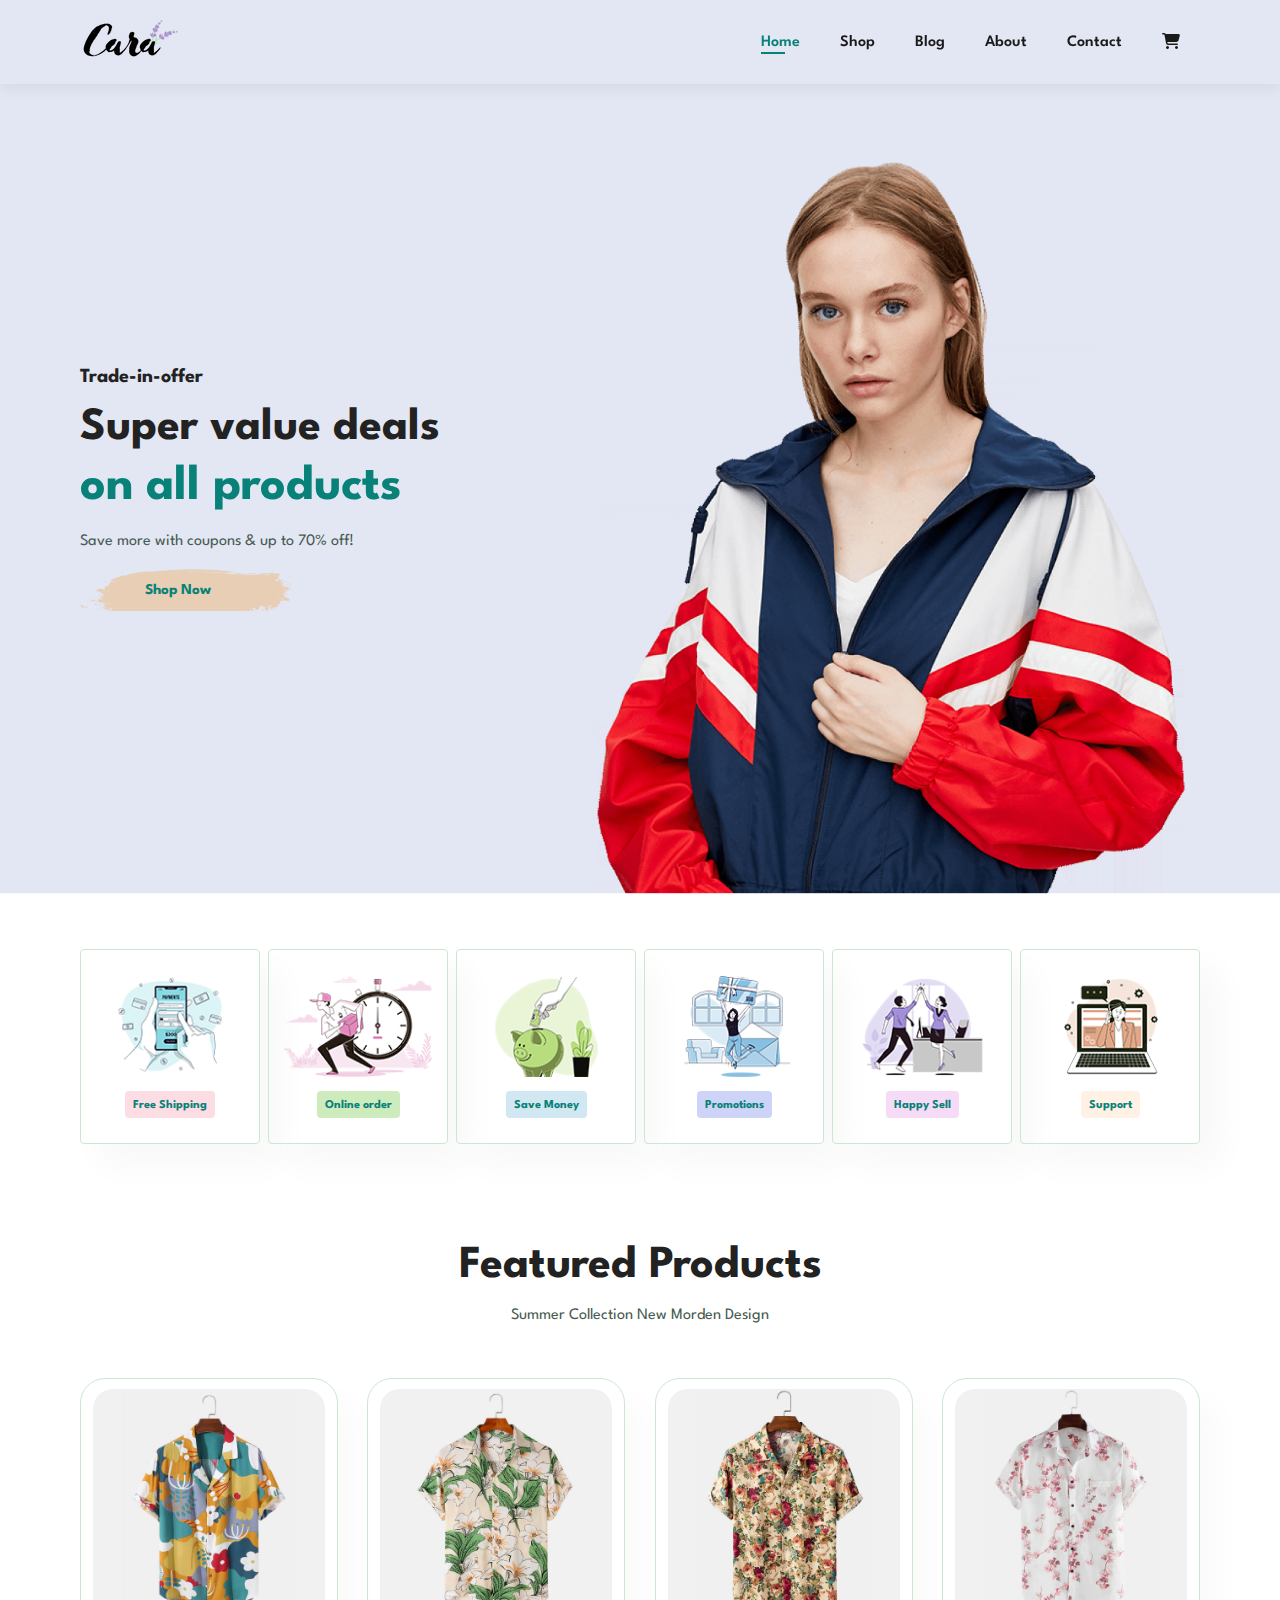
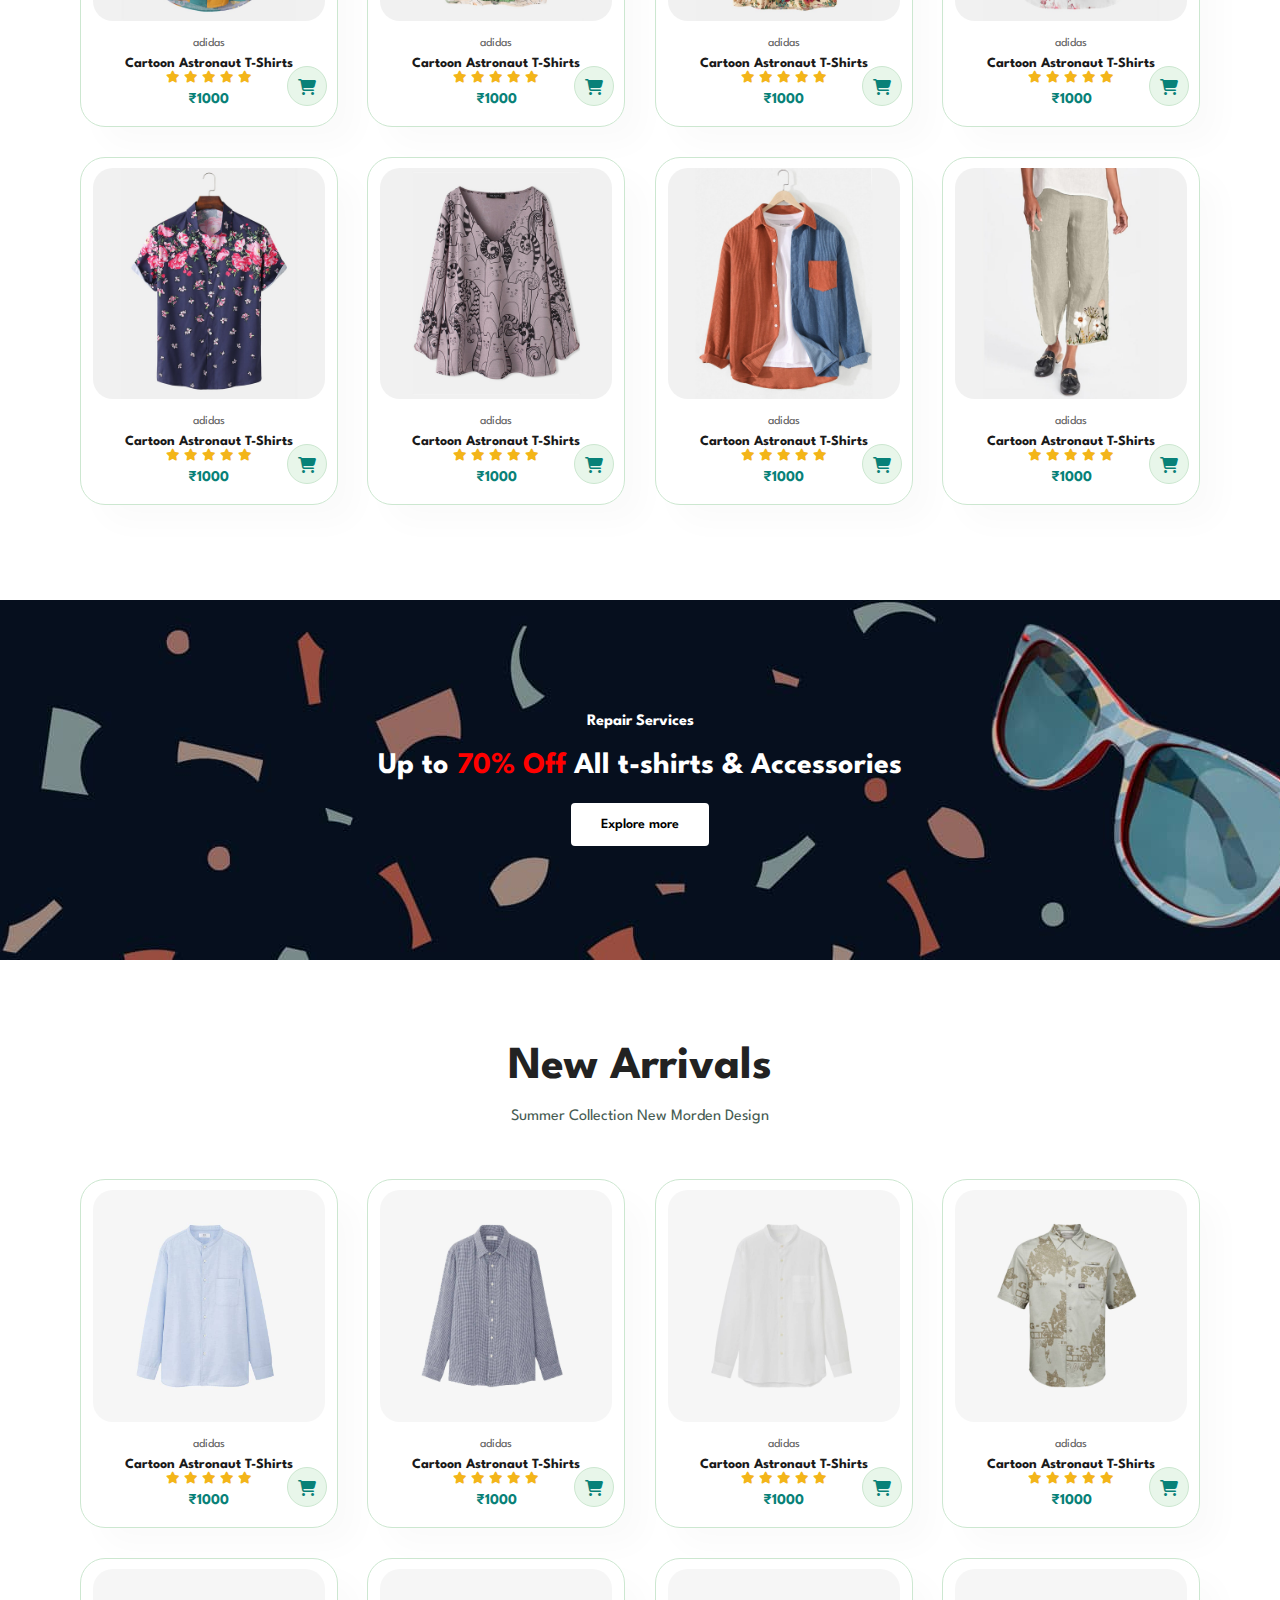
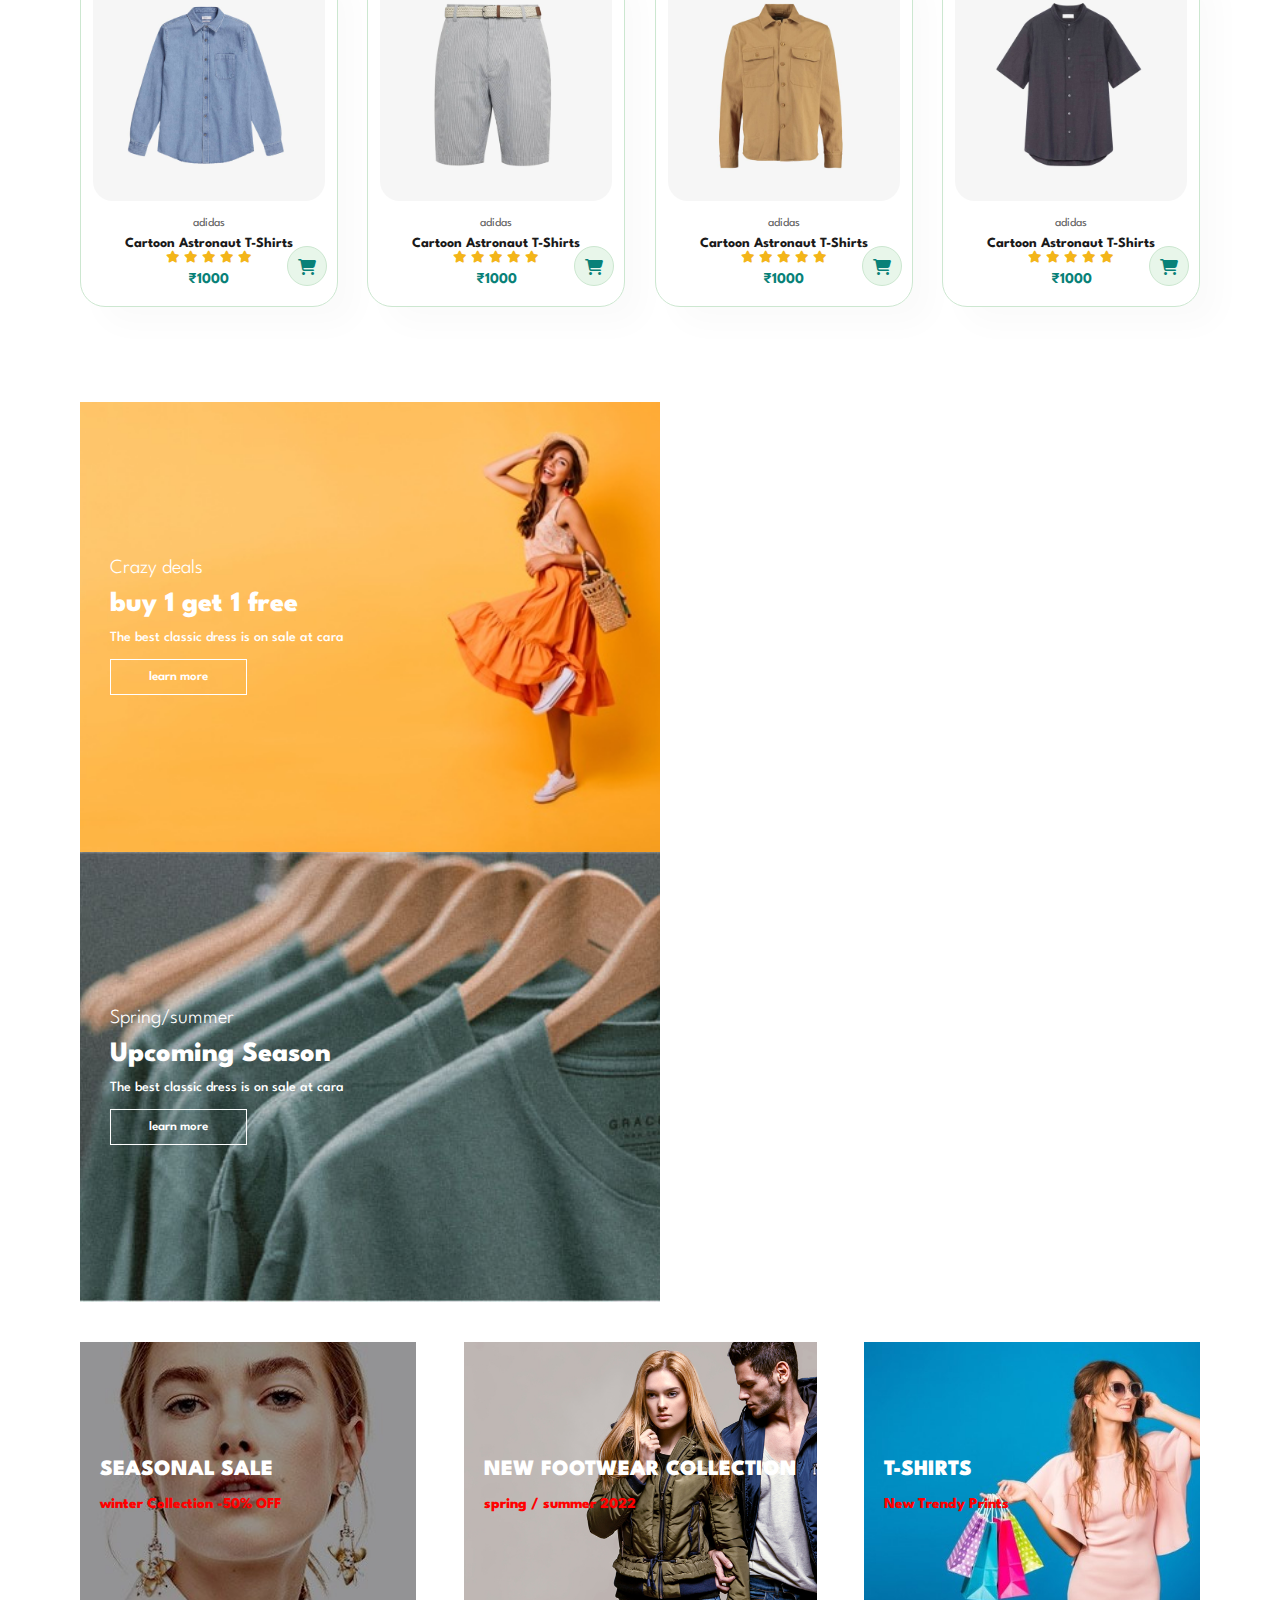
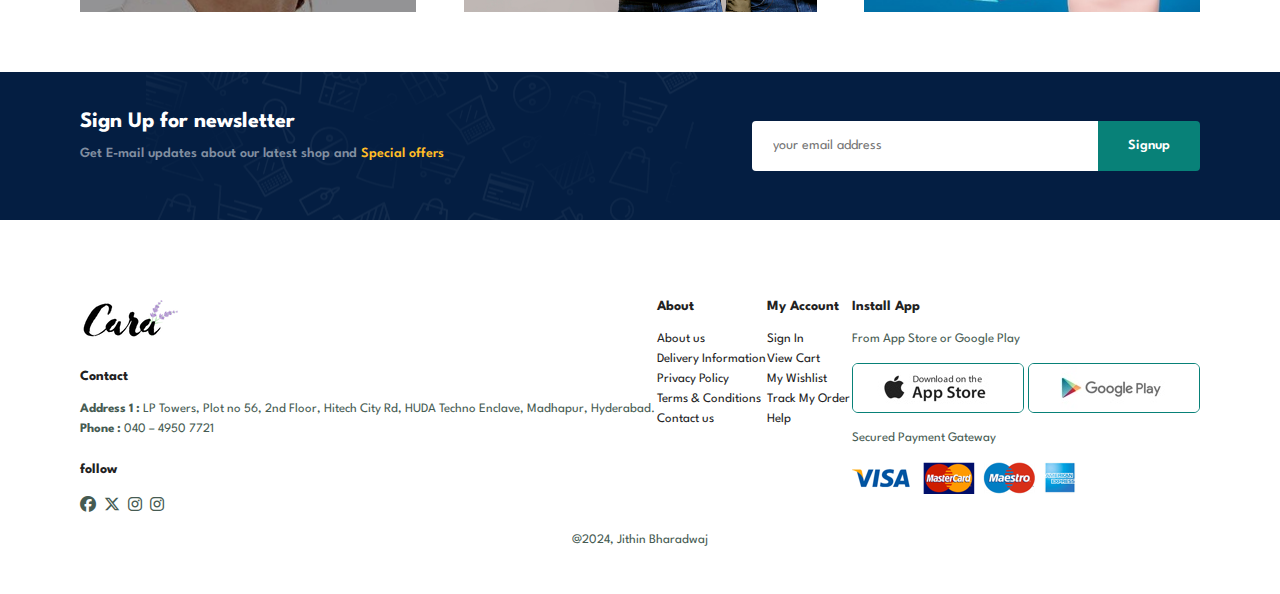
<file: index.html>
<!DOCTYPE html>
<html lang="en">
<head>
    <meta charset="UTF-8">
    <meta name="viewport" content="width=device-width, initial-scale=1.0">
    <title>Bharadwaj Store</title>
    <link rel="stylesheet" href="CSS/style.css">
    <link rel="stylesheet" href="https://cdnjs.cloudflare.com/ajax/libs/font-awesome/6.5.1/css/all.min.css" />
    
</head>
<body>
    <section id="header">
        <a href="#"><img src="images/logo.png" alt=""></a>


        <div>
            <ul id="navbar">
                <li><a class="active" href="index.html">Home</a></li>
                <li><a href="shop.html">Shop</a></li>
                <li><a href="blog.html">Blog</a></li>
                <li><a href="about.html">About</a></li>
                <li><a href="contact.html">Contact</a></li>
                <li><a id="lg-bag" href="cart.html"><i class="fa-solid fa-cart-shopping"></i></a></li> 
                <a href="" id="close"><i class="fa-solid fa-xmark"></i></a>
            </ul>
        </div>
        <div id="mobile">
            <a href="HTML/cart.html"><i class="fa-solid fa-cart-shopping"></i></a>
            <i id="bar" class="fa-solid fa-bars"></i>
        </div>
    </section>

    <section id="hero">
        <h4>Trade-in-offer</h4>
        <h2>Super value deals</h2>
        <h1>on all products</h1>
        <p>Save more with coupons & up to 70% off!</p>
        <button>Shop Now</button>
    </section>

    <section id="feature" class="section-p1">
        <div class="fe-box">
            <img src="images/features/f1.png" alt="">
            <h6>Free Shipping</h6>
        </div>

        <div class="fe-box">
            <img src="images/features/f2.png" alt="">
            <h6>Online order</h6>
        </div>
        <div class="fe-box">
            <img src="images/features/f3.png" alt="">
            <h6>Save Money</h6>
        </div>
        <div class="fe-box">
            <img src="images/features/f4.png" alt="">
            <h6>Promotions</h6>
        </div>
        <div class="fe-box">
            <img src="images/features/f5.png" alt="">
            <h6>Happy Sell</h6>
        </div>
        <div class="fe-box">
            <img src="images/features/f6.png" alt="">
            <h6>Support</h6>
        </div>
        

    </section>


    <section id="product1" class="section-p1">
        <h2>Featured Products</h2>
        <p>Summer Collection New Morden Design</p>
        <div class="pro-container">
            <div class="pro" onclick="window.location.href='sproduct.html';">
                <img src="images/products/f1.jpg" alt="">
                <div class="des">
                    <span>adidas</span>
                    <h5>Cartoon Astronaut T-Shirts</h5>
                    <div class="star">
                        <i class="fa-solid fa-star"></i>
                        <i class="fa-solid fa-star"></i>
                        <i class="fa-solid fa-star"></i>
                        <i class="fa-solid fa-star"></i>
                        <i class="fa-solid fa-star"></i>
                    </div>
                    <h4>₹1000</h4>
                </div>
                <a href="#"><i class="fa-solid fa-cart-shopping remo"></i></a>
            </div>

            <div class="pro">
                <img src="images/products/f2.jpg" alt="">
                <div class="des">
                    <span>adidas</span>
                    <h5>Cartoon Astronaut T-Shirts</h5>
                    <div class="star">
                        <i class="fa-solid fa-star"></i>
                        <i class="fa-solid fa-star"></i>
                        <i class="fa-solid fa-star"></i>
                        <i class="fa-solid fa-star"></i>
                        <i class="fa-solid fa-star"></i>
                    </div>
                    <h4>₹1000</h4>
                </div>
                <a href="#"><i class="fa-solid fa-cart-shopping remo"></i></a>
            </div>

            <div class="pro">
                <img src="images/products/f3.jpg" alt="">
                <div class="des">
                    <span>adidas</span>
                    <h5>Cartoon Astronaut T-Shirts</h5>
                    <div class="star">
                        <i class="fa-solid fa-star"></i>
                        <i class="fa-solid fa-star"></i>
                        <i class="fa-solid fa-star"></i>
                        <i class="fa-solid fa-star"></i>
                        <i class="fa-solid fa-star"></i>
                    </div>
                    <h4>₹1000</h4>
                </div>
                <a href="#"><i class="fa-solid fa-cart-shopping remo"></i></a>
            </div>

            <div class="pro">
                <img src="images/products/f4.jpg" alt="">
                <div class="des">
                    <span>adidas</span>
                    <h5>Cartoon Astronaut T-Shirts</h5>
                    <div class="star">
                        <i class="fa-solid fa-star"></i>
                        <i class="fa-solid fa-star"></i>
                        <i class="fa-solid fa-star"></i>
                        <i class="fa-solid fa-star"></i>
                        <i class="fa-solid fa-star"></i>
                    </div>
                    <h4>₹1000</h4>
                </div>
                <a href="#"><i class="fa-solid fa-cart-shopping remo"></i></a>
            </div>

            <div class="pro">
                <img src="images/products/f5.jpg" alt="">
                <div class="des">
                    <span>adidas</span>
                    <h5>Cartoon Astronaut T-Shirts</h5>
                    <div class="star">
                        <i class="fa-solid fa-star"></i>
                        <i class="fa-solid fa-star"></i>
                        <i class="fa-solid fa-star"></i>
                        <i class="fa-solid fa-star"></i>
                        <i class="fa-solid fa-star"></i>
                    </div>
                    <h4>₹1000</h4>
                </div>
                <a href="#"><i class="fa-solid fa-cart-shopping remo"></i></a>
            </div>

            <div class="pro">
                <img src="images/products/f8.jpg" alt="">
                <div class="des">
                    <span>adidas</span>
                    <h5>Cartoon Astronaut T-Shirts</h5>
                    <div class="star">
                        <i class="fa-solid fa-star"></i>
                        <i class="fa-solid fa-star"></i>
                        <i class="fa-solid fa-star"></i>
                        <i class="fa-solid fa-star"></i>
                        <i class="fa-solid fa-star"></i>
                    </div>
                    <h4>₹1000</h4>
                </div>
                <a href="#"><i class="fa-solid fa-cart-shopping remo"></i></a>
            </div>

            <div class="pro">
                <img src="images/products/f6.jpg" alt="">
                <div class="des">
                    <span>adidas</span>
                    <h5>Cartoon Astronaut T-Shirts</h5>
                    <div class="star">
                        <i class="fa-solid fa-star"></i>
                        <i class="fa-solid fa-star"></i>
                        <i class="fa-solid fa-star"></i>
                        <i class="fa-solid fa-star"></i>
                        <i class="fa-solid fa-star"></i>
                    </div>
                    <h4>₹1000</h4>
                </div>
                <a href="#"><i class="fa-solid fa-cart-shopping remo"></i></a>
            </div>

            <div class="pro">
                <img src="images/products/f7.jpg" alt="">
                <div class="des">
                    <span>adidas</span>
                    <h5>Cartoon Astronaut T-Shirts</h5>
                    <div class="star">
                        <i class="fa-solid fa-star"></i>
                        <i class="fa-solid fa-star"></i>
                        <i class="fa-solid fa-star"></i>
                        <i class="fa-solid fa-star"></i>
                        <i class="fa-solid fa-star"></i>
                    </div>
                    <h4>₹1000</h4>
                </div>
                <a href="#"><i class="fa-solid fa-cart-shopping remo"></i></a>
            </div>
        </div>
        
    </section>

    <section id="banner" class="section-m1">
        <h4>Repair Services</h4>
        <h2>Up to <span>70% Off</span> All t-shirts & Accessories</h2>
        <button class="normal">Explore more</button>
    </section>


    <section id="product1" class="section-p1">
        <h2>New Arrivals</h2>
        <p>Summer Collection New Morden Design</p>
        <div class="pro-container">
            <div class="pro">
                <img src="images/products/n1.jpg" alt="">
                <div class="des">
                    <span>adidas</span>
                    <h5>Cartoon Astronaut T-Shirts</h5>
                    <div class="star">
                        <i class="fa-solid fa-star"></i>
                        <i class="fa-solid fa-star"></i>
                        <i class="fa-solid fa-star"></i>
                        <i class="fa-solid fa-star"></i>
                        <i class="fa-solid fa-star"></i>
                    </div>
                    <h4>₹1000</h4>
                </div>
                <a href="#"><i class="fa-solid fa-cart-shopping remo"></i></a>
            </div>

            <div class="pro">
                <img src="images/products/n2.jpg" alt="">
                <div class="des">
                    <span>adidas</span>
                    <h5>Cartoon Astronaut T-Shirts</h5>
                    <div class="star">
                        <i class="fa-solid fa-star"></i>
                        <i class="fa-solid fa-star"></i>
                        <i class="fa-solid fa-star"></i>
                        <i class="fa-solid fa-star"></i>
                        <i class="fa-solid fa-star"></i>
                    </div>
                    <h4>₹1000</h4>
                </div>
                <a href="#"><i class="fa-solid fa-cart-shopping remo"></i></a>
            </div>

            <div class="pro">
                <img src="images/products/n3.jpg" alt="">
                <div class="des">
                    <span>adidas</span>
                    <h5>Cartoon Astronaut T-Shirts</h5>
                    <div class="star">
                        <i class="fa-solid fa-star"></i>
                        <i class="fa-solid fa-star"></i>
                        <i class="fa-solid fa-star"></i>
                        <i class="fa-solid fa-star"></i>
                        <i class="fa-solid fa-star"></i>
                    </div>
                    <h4>₹1000</h4>
                </div>
                <a href="#"><i class="fa-solid fa-cart-shopping remo"></i></a>
            </div>

            <div class="pro">
                <img src="images/products/n4.jpg" alt="">
                <div class="des">
                    <span>adidas</span>
                    <h5>Cartoon Astronaut T-Shirts</h5>
                    <div class="star">
                        <i class="fa-solid fa-star"></i>
                        <i class="fa-solid fa-star"></i>
                        <i class="fa-solid fa-star"></i>
                        <i class="fa-solid fa-star"></i>
                        <i class="fa-solid fa-star"></i>
                    </div>
                    <h4>₹1000</h4>
                </div>
                <a href="#"><i class="fa-solid fa-cart-shopping remo"></i></a>
            </div>

            <div class="pro">
                <img src="images/products/n5.jpg" alt="">
                <div class="des">
                    <span>adidas</span>
                    <h5>Cartoon Astronaut T-Shirts</h5>
                    <div class="star">
                        <i class="fa-solid fa-star"></i>
                        <i class="fa-solid fa-star"></i>
                        <i class="fa-solid fa-star"></i>
                        <i class="fa-solid fa-star"></i>
                        <i class="fa-solid fa-star"></i>
                    </div>
                    <h4>₹1000</h4>
                </div>
                <a href="#"><i class="fa-solid fa-cart-shopping remo"></i></a>
            </div>

            <div class="pro">
                <img src="images/products/n6.jpg" alt="">
                <div class="des">
                    <span>adidas</span>
                    <h5>Cartoon Astronaut T-Shirts</h5>
                    <div class="star">
                        <i class="fa-solid fa-star"></i>
                        <i class="fa-solid fa-star"></i>
                        <i class="fa-solid fa-star"></i>
                        <i class="fa-solid fa-star"></i>
                        <i class="fa-solid fa-star"></i>
                    </div>
                    <h4>₹1000</h4>
                </div>
                <a href="#"><i class="fa-solid fa-cart-shopping remo"></i></a>
            </div>

            <div class="pro">
                <img src="images/products/n7.jpg" alt="">
                <div class="des">
                    <span>adidas</span>
                    <h5>Cartoon Astronaut T-Shirts</h5>
                    <div class="star">
                        <i class="fa-solid fa-star"></i>
                        <i class="fa-solid fa-star"></i>
                        <i class="fa-solid fa-star"></i>
                        <i class="fa-solid fa-star"></i>
                        <i class="fa-solid fa-star"></i>
                    </div>
                    <h4>₹1000</h4>
                </div>
                <a href="#"><i class="fa-solid fa-cart-shopping remo"></i></a>
            </div>

            <div class="pro">
                <img src="images/products/n8.jpg" alt="">
                <div class="des">
                    <span>adidas</span>
                    <h5>Cartoon Astronaut T-Shirts</h5>
                    <div class="star">
                        <i class="fa-solid fa-star"></i>
                        <i class="fa-solid fa-star"></i>
                        <i class="fa-solid fa-star"></i>
                        <i class="fa-solid fa-star"></i>
                        <i class="fa-solid fa-star"></i>
                    </div>
                    <h4>₹1000</h4>
                </div>
                <a href="#"><i class="fa-solid fa-cart-shopping remo"></i></a>
            </div>
        </div>
        
    </section>

    <section id="sm-banner" class="section-p1">
        <div class="banner-box">
            <h4>Crazy deals</h4>
            <h2>buy 1 get 1 free</h2>
            <span>The best classic dress is on sale at cara</span>
            <button class="white">learn more</button>
        </div>
        <div class="banner-box banner-box2">
            <h4>Spring/summer</h4>
            <h2>Upcoming Season</h2>
            <span>The best classic dress is on sale at cara</span>
            <button class="white">learn more</button>
        </div>
    </section>

    <section id="banner3">
        <div class="banner-box">
            <h2>SEASONAL SALE</h2>
            <h3>winter Collection -50% OFF</h3>
        </div>
        <div class="banner-box banner-box2">
            <h2>NEW FOOTWEAR COLLECTION</h2>
            <h3>spring / summer 2022</h3>
        </div>
        <div class="banner-box banner-box3">
            <h2>T-SHIRTS</h2>
            <h3>New Trendy Prints</h3>
        </div>
    </section>

    <section id="newsletter" class="section-p1 section-m1 ">
        <div class="newstext">
            <h4>Sign Up for newsletter</h4>
            <p>Get E-mail updates about our latest shop and <span>Special offers</span></p>
        </div>
        <div class="form">
            <input type="text" placeholder="your email address">
            <button class="normal">Signup</button>
        </div>
    </section>


    <footer class="section-p1">
        <div class="col">
            <img class="logo" src="images/logo.png" alt="">
            <h4>Contact</h4>
            <p><strong>Address 1 :</strong> LP Towers, Plot no 56, 2nd Floor, Hitech City Rd, HUDA Techno Enclave, Madhapur, Hyderabad.</p>
            <p><strong>Phone : </strong>040 – 4950 7721</p>
            <div class="follow">
                <h4>follow</h4>
                <div class="icon">
                 <i class="fa-brands fa-facebook"></i>
                 <i class="fa-brands fa-x-twitter"></i>
                 <i class="fa-brands fa-instagram"></i>
                 <i class="fa-brands fa-instagram"></i>
                </div>
            </div>
        </div>
        <div class="col">
            <h4>About</h4>
            <a href="#">About us</a>
            <a href="#">Delivery Information</a>
            <a href="#">Privacy Policy</a>
            <a href="#">Terms & Conditions</a>
            <a href="#">Contact us</a>

        </div>

        <div class="col">
            <h4>My Account</h4>
            <a href="#">Sign In</a>
            <a href="#">View Cart</a>
            <a href="#">My Wishlist</a>
            <a href="#">Track My Order</a>
            <a href="#">Help</a>
        </div>

        <div class="col install">
            <h4>Install App</h4>
            <p>From App Store or Google Play</p>
            <div class="row">
                <img src="images/pay/app.jpg" alt="">
                <img src="images/pay/play.jpg" alt="">
            </div>
            <p>Secured Payment Gateway</p>
            <img src="images/pay/pay.png" alt="">
        </div>

        <div class="copyright">
            <p>@2024, Jithin Bharadwaj</p>
        </div>
    </footer>











    <script src="Javascript/index.js"></script>
</body>
</html>
</file>
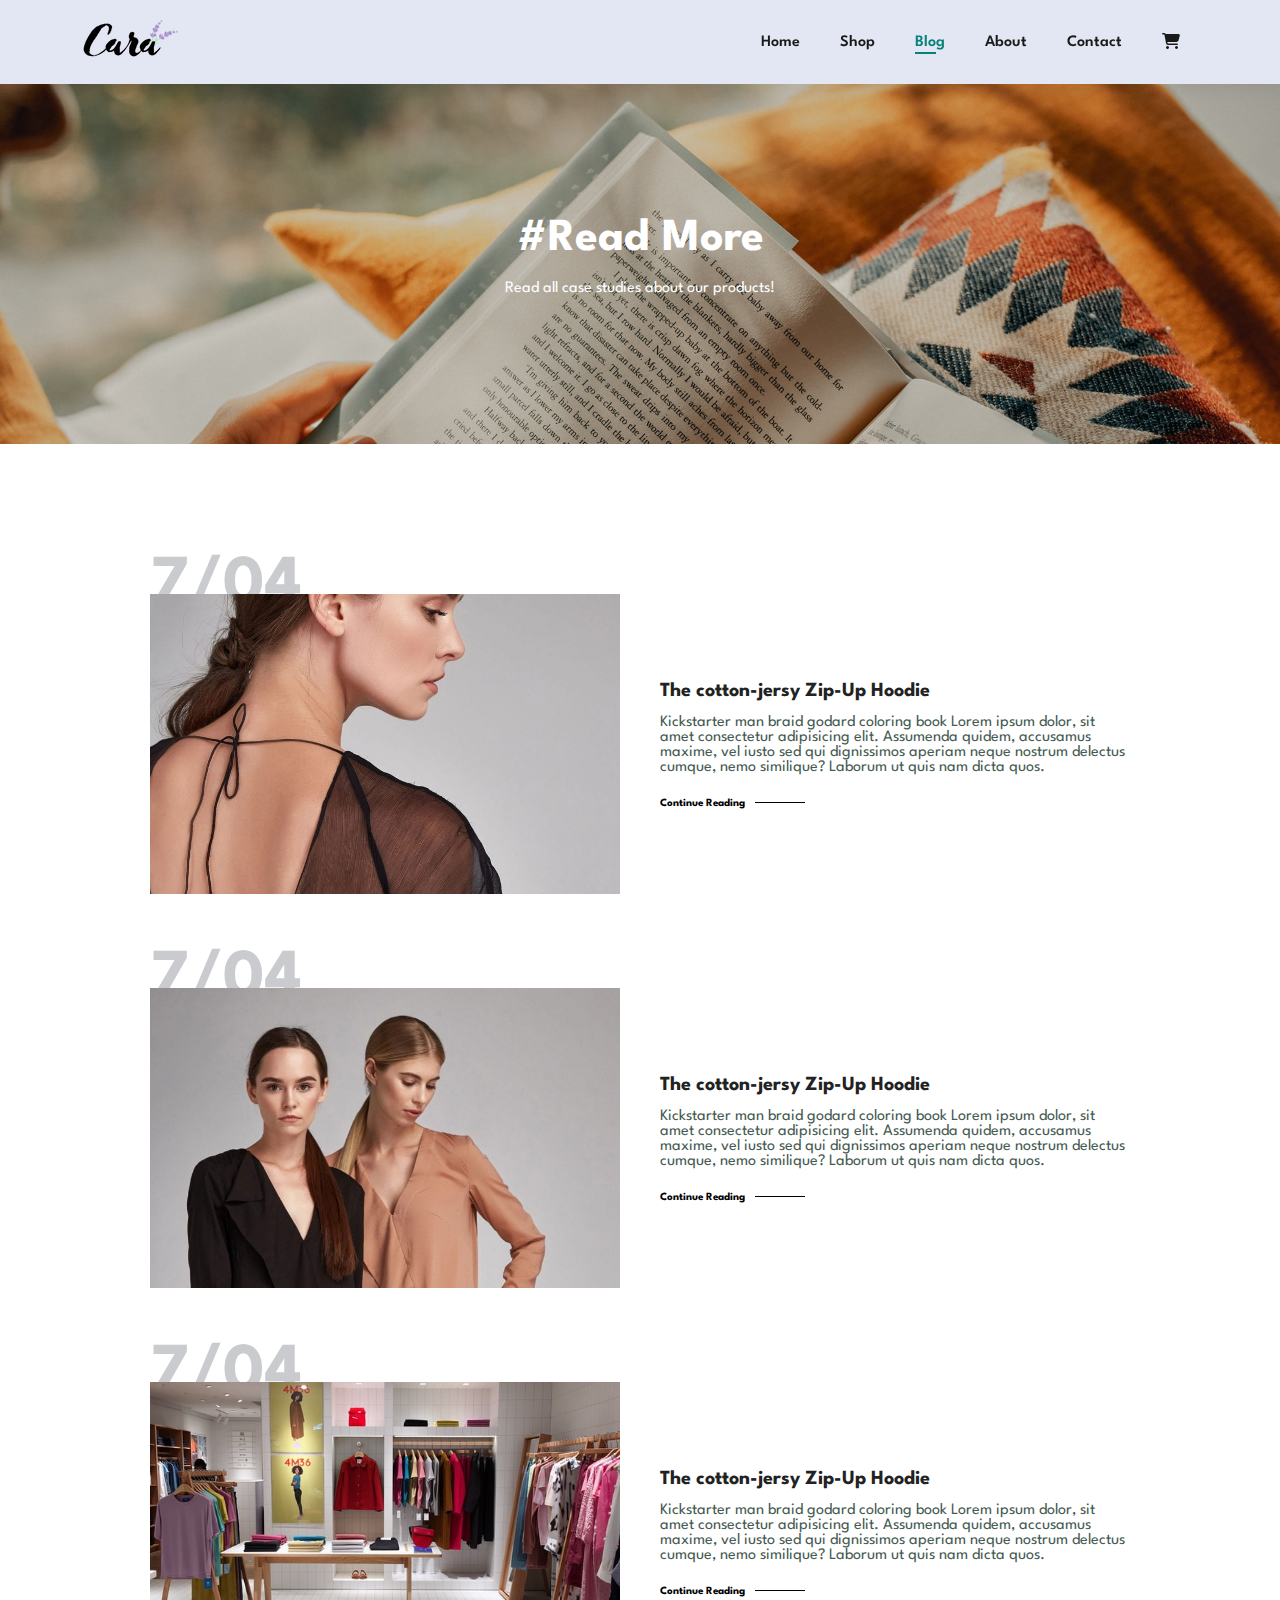
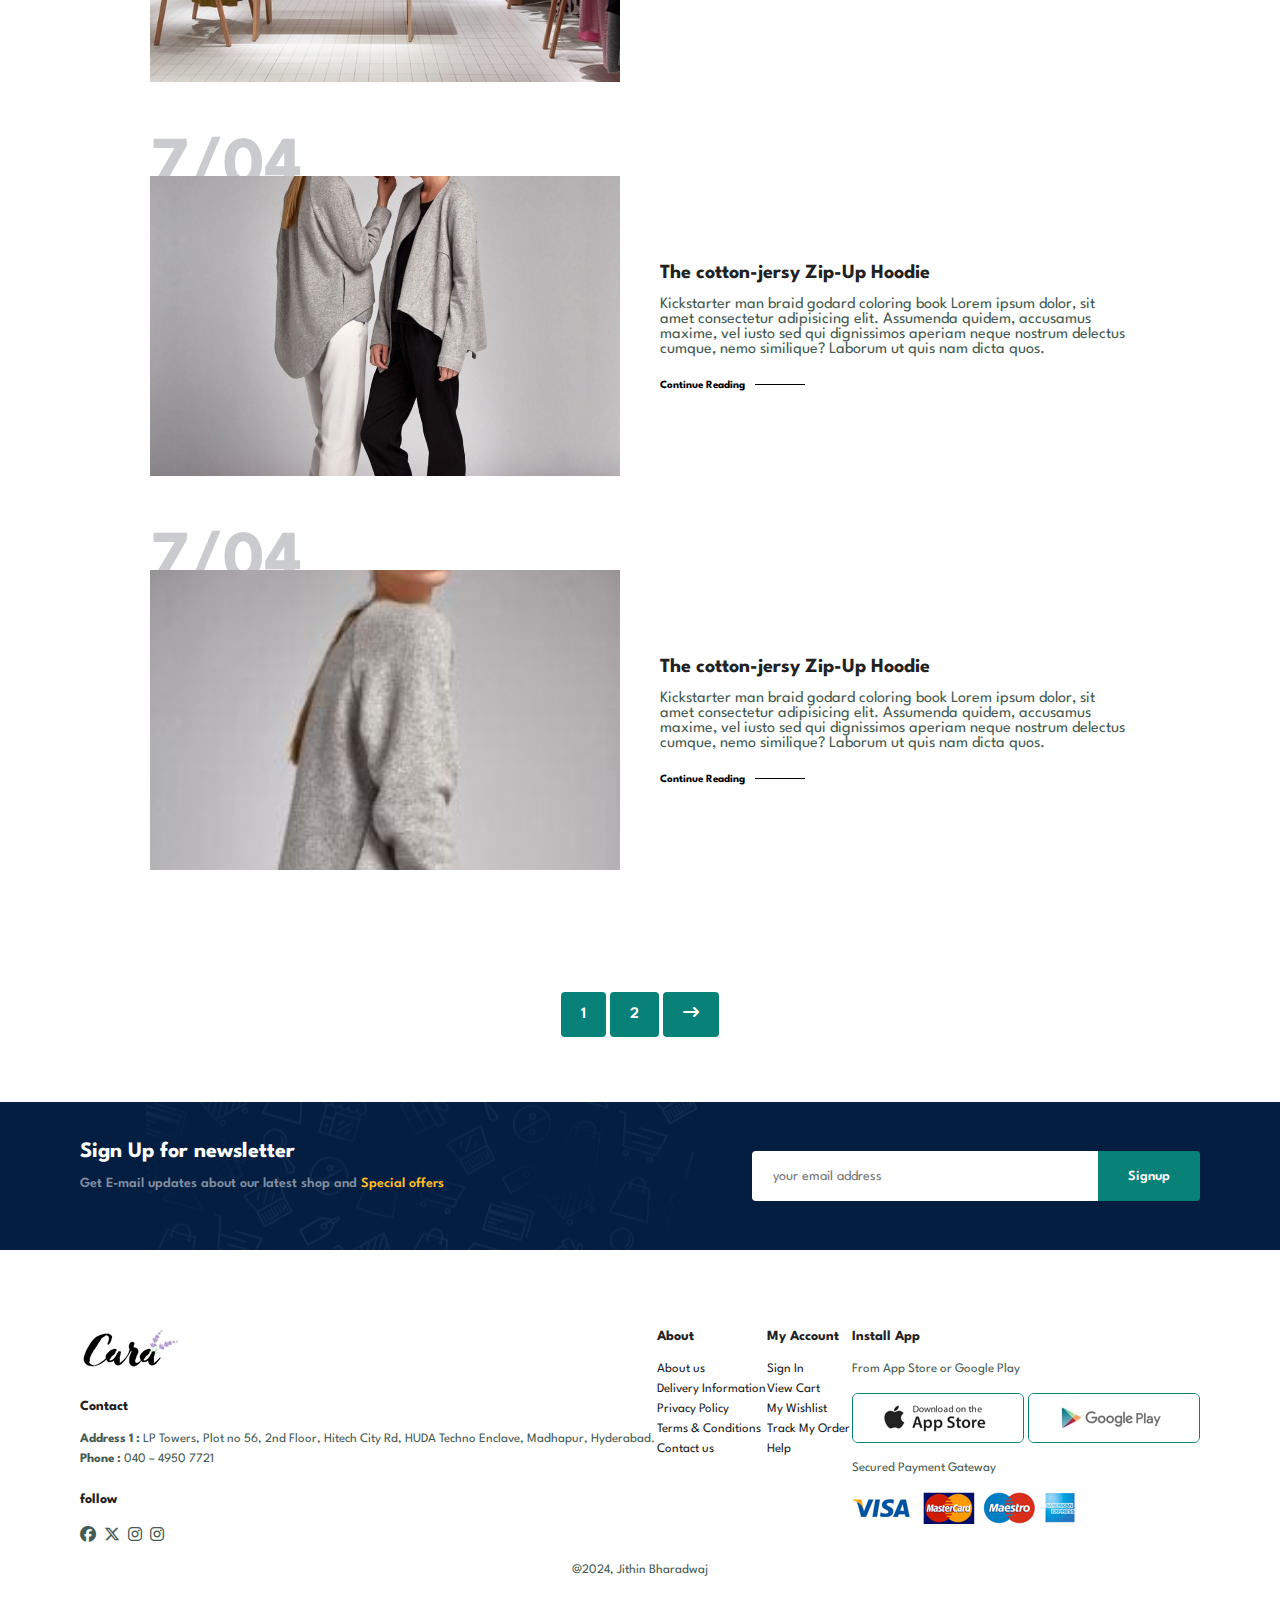
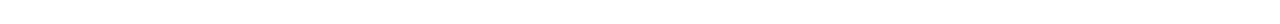
<file: blog.html>
<!DOCTYPE html>
<html lang="en">
<head>
    <meta charset="UTF-8">
    <meta name="viewport" content="width=device-width, initial-scale=1.0">
    <title>Bharadwaj Store</title>
    <link rel="stylesheet" href="CSS/style.css">
    <link rel="stylesheet" href="https://cdnjs.cloudflare.com/ajax/libs/font-awesome/6.5.1/css/all.min.css" />
</head>
<body>
    <section id="header">
        <a href="#"><img src="images/logo.png" alt=""></a>


        <div>
            <ul id="navbar">
                <li><a  href="index.html">Home</a></li>
                <li><a  href="shop.html">Shop</a></li>
                <li><a class="active" href="blog.html">Blog</a></li>
                <li><a href="about.html">About</a></li>
                <li><a href="contact.html">Contact</a></li>
                <li><a id="lg-bag" href="cart.html"><i class="fa-solid fa-cart-shopping"></i></a></li> 
                <a href="#" id="close"><i class="fa-solid fa-xmark"></i></a>
            </ul>
        </div>
        <div id="mobile">
            <a href="HTML/cart.html"><i class="fa-solid fa-cart-shopping"></i></a>
            <i id="bar" class="fa-solid fa-bars"></i>
        </div>
    </section>

    <section id="page-header" class="blog-header">
        
        <h2>#Read More</h2>
       
        <p>Read all case studies about our products!</p>
        
    </section>

    <section id="blog">
        <div class="blog-box">
            <div class="blog-img">
                <img src="images/blog/b1.jpg" alt="">
            </div>
            <div class="blog-details">
                <h4>The cotton-jersy Zip-Up Hoodie</h4>
                <p>Kickstarter man braid godard coloring book Lorem ipsum dolor, sit amet consectetur adipisicing elit. Assumenda quidem, accusamus maxime, vel iusto sed qui dignissimos aperiam neque nostrum delectus cumque, nemo similique? Laborum ut quis nam dicta quos.</p>
                <a href="">Continue Reading</a>
            </div>
            <h1>7/04</h1>
        </div>
        <div class="blog-box">
            <div class="blog-img">
                <img src="images/blog/b2.jpg" alt="">
            </div>
            <div class="blog-details">
                <h4>The cotton-jersy Zip-Up Hoodie</h4>
                <p>Kickstarter man braid godard coloring book Lorem ipsum dolor, sit amet consectetur adipisicing elit. Assumenda quidem, accusamus maxime, vel iusto sed qui dignissimos aperiam neque nostrum delectus cumque, nemo similique? Laborum ut quis nam dicta quos.</p>
                <a href="">Continue Reading</a>
            </div>
            <h1>7/04</h1>
        </div>
        <div class="blog-box">
            <div class="blog-img">
                <img src="images/blog/b3.jpg" alt="">
            </div>
            <div class="blog-details">
                <h4>The cotton-jersy Zip-Up Hoodie</h4>
                <p>Kickstarter man braid godard coloring book Lorem ipsum dolor, sit amet consectetur adipisicing elit. Assumenda quidem, accusamus maxime, vel iusto sed qui dignissimos aperiam neque nostrum delectus cumque, nemo similique? Laborum ut quis nam dicta quos.</p>
                <a href="">Continue Reading</a>
            </div>
            <h1>7/04</h1>
        </div>
        <div class="blog-box">
            <div class="blog-img">
                <img src="images/blog/b4.jpg" alt="">
            </div>
            <div class="blog-details">
                <h4>The cotton-jersy Zip-Up Hoodie</h4>
                <p>Kickstarter man braid godard coloring book Lorem ipsum dolor, sit amet consectetur adipisicing elit. Assumenda quidem, accusamus maxime, vel iusto sed qui dignissimos aperiam neque nostrum delectus cumque, nemo similique? Laborum ut quis nam dicta quos.</p>
                <a href="">Continue Reading</a>
            </div>
            <h1>7/04</h1>
        </div>
        <div class="blog-box">
            <div class="blog-img">
                <img src="images/blog/b5.jpg" alt="">
            </div>
            <div class="blog-details">
                <h4>The cotton-jersy Zip-Up Hoodie</h4>
                <p>Kickstarter man braid godard coloring book Lorem ipsum dolor, sit amet consectetur adipisicing elit. Assumenda quidem, accusamus maxime, vel iusto sed qui dignissimos aperiam neque nostrum delectus cumque, nemo similique? Laborum ut quis nam dicta quos.</p>
                <a href="">Continue Reading</a>
            </div>
            <h1>7/04</h1>
        </div>

    </section>
    

    

    <section id="pagination" class="section-p1">
        <a href="#">1</a>
        <a href="#">2</a>
        <a href="#"><i class="fa-solid fa-arrow-right-long"></i></a>

    </section>



    <section id="newsletter" class="section-p1 section-m1 ">
        <div class="newstext">
            <h4>Sign Up for newsletter</h4>
            <p>Get E-mail updates about our latest shop and <span>Special offers</span></p>
        </div>
        <div class="form">
            <input type="text" placeholder="your email address">
            <button class="normal">Signup</button>
        </div>
    </section>


    <footer class="section-p1">
        <div class="col">
            <img class="logo" src="images/logo.png" alt="">
            <h4>Contact</h4>
            <p><strong>Address 1 :</strong> LP Towers, Plot no 56, 2nd Floor, Hitech City Rd, HUDA Techno Enclave, Madhapur, Hyderabad.</p>
            <p><strong>Phone : </strong>040 – 4950 7721</p>
            <div class="follow">
                <h4>follow</h4>
                <div class="icon">
                 <i class="fa-brands fa-facebook"></i>
                 <i class="fa-brands fa-x-twitter"></i>
                 <i class="fa-brands fa-instagram"></i>
                 <i class="fa-brands fa-instagram"></i>
                </div>
            </div>
        </div>
        <div class="col">
            <h4>About</h4>
            <a href="#">About us</a>
            <a href="#">Delivery Information</a>
            <a href="#">Privacy Policy</a>
            <a href="#">Terms & Conditions</a>
            <a href="#">Contact us</a>

        </div>

        <div class="col">
            <h4>My Account</h4>
            <a href="#">Sign In</a>
            <a href="#">View Cart</a>
            <a href="#">My Wishlist</a>
            <a href="#">Track My Order</a>
            <a href="#">Help</a>
        </div>

        <div class="col install">
            <h4>Install App</h4>
            <p>From App Store or Google Play</p>
            <div class="row">
                <img src="images/pay/app.jpg" alt="">
                <img src="images/pay/play.jpg" alt="">
            </div>
            <p>Secured Payment Gateway</p>
            <img src="images/pay/pay.png" alt="">
        </div>

        <div class="copyright">
            <p>@2024, Jithin Bharadwaj</p>
        </div>
    </footer>











    <script src="Javascript/index.js"></script>
</body>
</html>
</file>
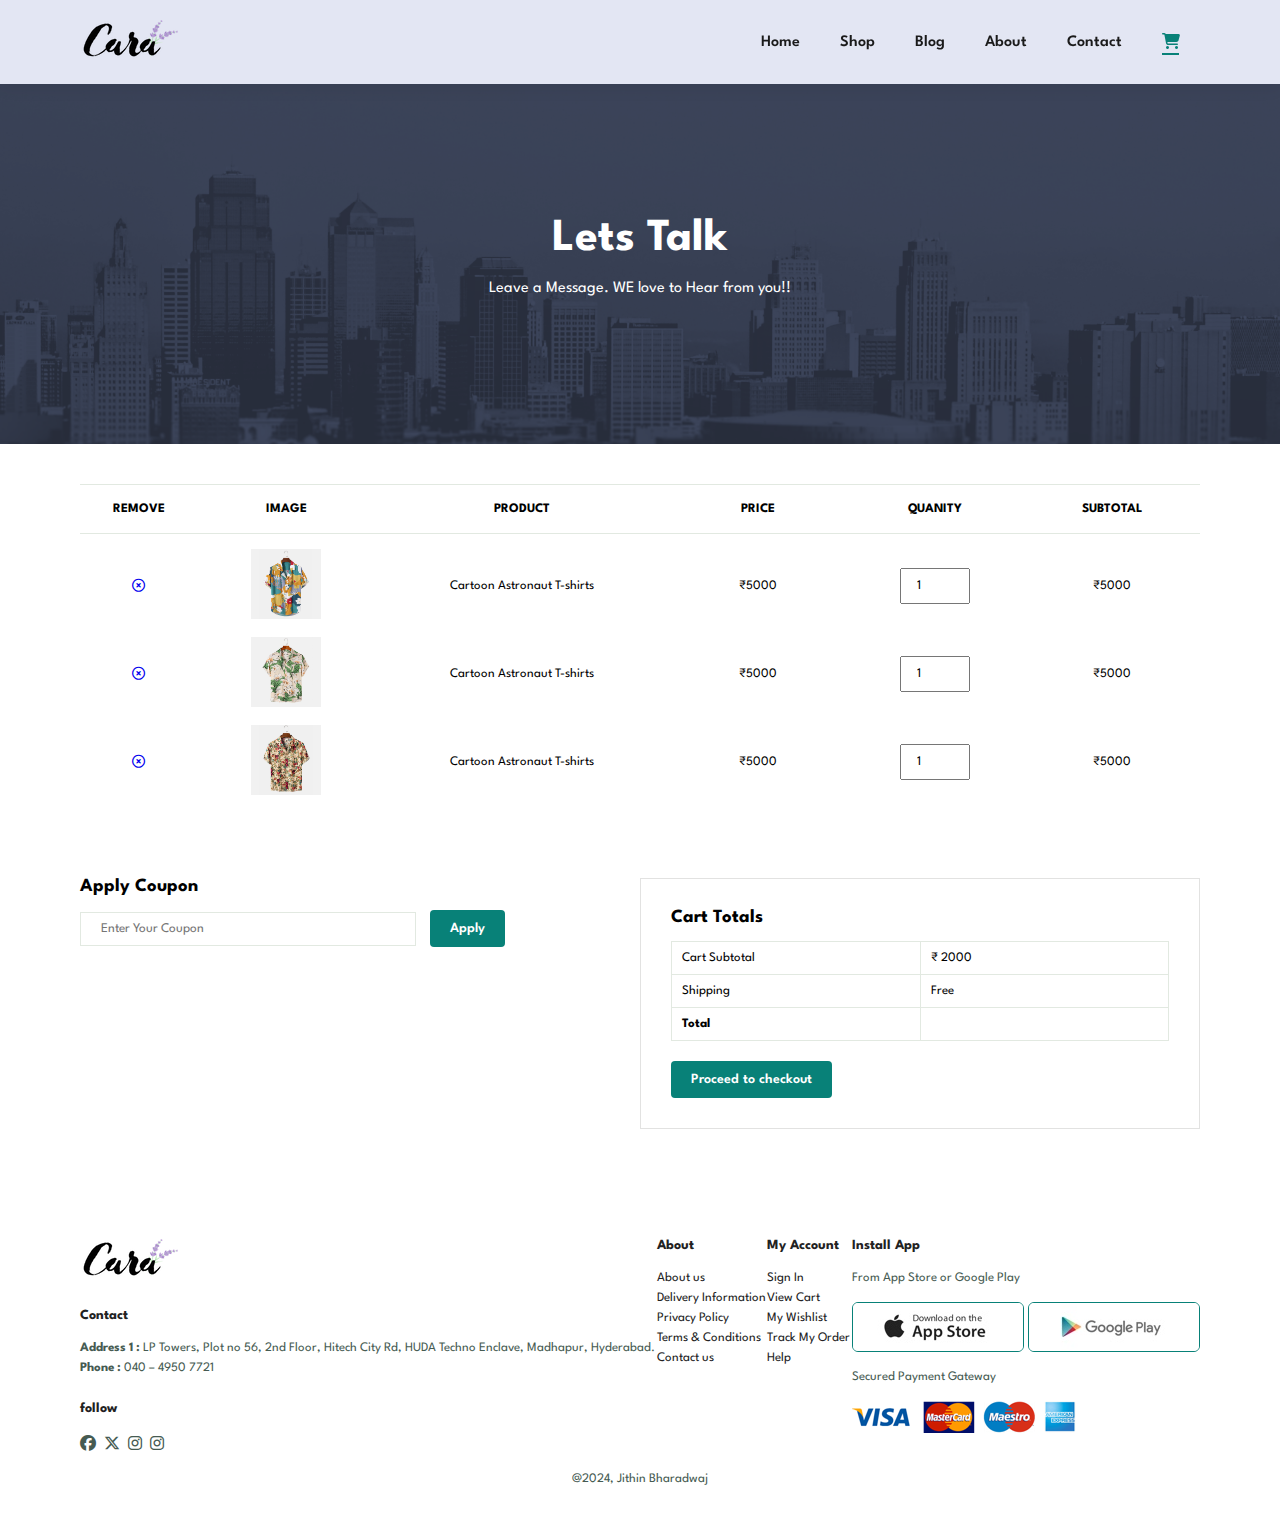
<file: cart.html>
<!DOCTYPE html>
<html lang="en">
<head>
    <meta charset="UTF-8">
    <meta name="viewport" content="width=device-width, initial-scale=1.0">
    <title>Bharadwaj Store</title>
    <link rel="stylesheet" href="CSS/style.css">
    <link rel="stylesheet" href="https://cdnjs.cloudflare.com/ajax/libs/font-awesome/6.5.1/css/all.min.css" />
</head>
<body>
    <section id="header">
        <a href="#"><img src="images/logo.png" alt=""></a>


        <div>
            <ul id="navbar">
                <li><a  href="index.html">Home</a></li>
                <li><a  href="shop.html">Shop</a></li>
                <li><a  href="blog.html">Blog</a></li>
                <li><a  href="about.html">About</a></li>
                <li><a  href="contact.html">Contact</a></li>
                <li><a id="lg-bag" class="active" href="cart.html"><i class="fa-solid fa-cart-shopping"></i></a></li> 
                <a href="cart.html" id="close"><i class="fa-solid fa-xmark"></i></a>
            </ul>
        </div>
        <div id="mobile">
            <a href="HTML/cart.html"><i class="fa-solid fa-cart-shopping"></i></a>
            <i id="bar" class="fa-solid fa-bars"></i>
        </div>
    </section>

    <section id="page-header" class="about-header">
        
        <h2>Lets Talk</h2>
       
        <p>Leave a Message. WE love to Hear from you!!</p>
        
    </section>



    <section id="cart" class="section-p1">
        <table width="100%">
            <thead>
                <tr>
                    <td>Remove</td>
                    <td>Image</td>
                    <td>Product</td>
                    <td>Price</td>
                    <td>Quanity</td>
                    <td>Subtotal</td>
                </tr>
            </thead>
            <tbody>
                <tr>
                    <td><a href="#"><i class="fa-regular fa-circle-xmark"></i></a></td>
                    <td><img src="images/products/f1.jpg" alt=""></td>
                    <td>Cartoon Astronaut T-shirts</td>
                    <td>₹5000</td>
                    <td><input type="number" value="1"></td>
                    <td>₹5000</td>
                </tr>

                <tr>
                    <td><a href="#"><i class="fa-regular fa-circle-xmark"></i></a></td>
                    <td><img src="images/products/f2.jpg" alt=""></td>
                    <td>Cartoon Astronaut T-shirts</td>
                    <td>₹5000</td>
                    <td><input type="number" value="1"></td>
                    <td>₹5000</td>
                </tr>

                <tr>
                    <td><a href="#"><i class="fa-regular fa-circle-xmark"></i></a></td>
                    <td><img src="images/products/f3.jpg" alt=""></td>
                    <td>Cartoon Astronaut T-shirts</td>
                    <td>₹5000</td>
                    <td><input type="number" value="1"></td>
                    <td>₹5000</td>
                </tr>
            </tbody>
        </table>

    </section>
    

   <section id="cart-add" class="section-p1">
    <div id="coupon">
        <h3>Apply Coupon</h3>
        <div>
            <input type="text" placeholder="Enter Your Coupon">
            <button class="normal">Apply</button>
        </div>
    </div>

    <div id="Subtotal">
        <h3>Cart Totals</h3>
        <table>
            <tr>
                <td>Cart Subtotal</td>
                <td>₹ 2000</td>
            </tr>
            <tr>
                <td>Shipping</td>
                <td>Free</td>
            </tr>
            <tr>
                <td><strong>Total</strong></td>
                <td><strong></strong></td>
            </tr>
        </table>
        <button class="normal">Proceed to checkout</button>
    </div>
   </section>


   


    <footer class="section-p1">
        <div class="col">
            <img class="logo" src="images/logo.png" alt="">
            <h4>Contact</h4>
            <p><strong>Address 1 :</strong> LP Towers, Plot no 56, 2nd Floor, Hitech City Rd, HUDA Techno Enclave, Madhapur, Hyderabad.</p>
            <p><strong>Phone : </strong>040 – 4950 7721</p>
            <div class="follow">
                <h4>follow</h4>
                <div class="icon">
                 <i class="fa-brands fa-facebook"></i>
                 <i class="fa-brands fa-x-twitter"></i>
                 <i class="fa-brands fa-instagram"></i>
                 <i class="fa-brands fa-instagram"></i>
                </div>
            </div>
        </div>
        <div class="col">
            <h4>About</h4>
            <a href="#">About us</a>
            <a href="#">Delivery Information</a>
            <a href="#">Privacy Policy</a>
            <a href="#">Terms & Conditions</a>
            <a href="#">Contact us</a>

        </div>

        <div class="col">
            <h4>My Account</h4>
            <a href="#">Sign In</a>
            <a href="#">View Cart</a>
            <a href="#">My Wishlist</a>
            <a href="#">Track My Order</a>
            <a href="#">Help</a>
        </div>

        <div class="col install">
            <h4>Install App</h4>
            <p>From App Store or Google Play</p>
            <div class="row">
                <img src="images/pay/app.jpg" alt="">
                <img src="images/pay/play.jpg" alt="">
            </div>
            <p>Secured Payment Gateway</p>
            <img src="images/pay/pay.png" alt="">
        </div>

        <div class="copyright">
            <p>@2024, Jithin Bharadwaj</p>
        </div>
    </footer>











    <script src="Javascript/index.js"></script>
</body>
</html>
</file>
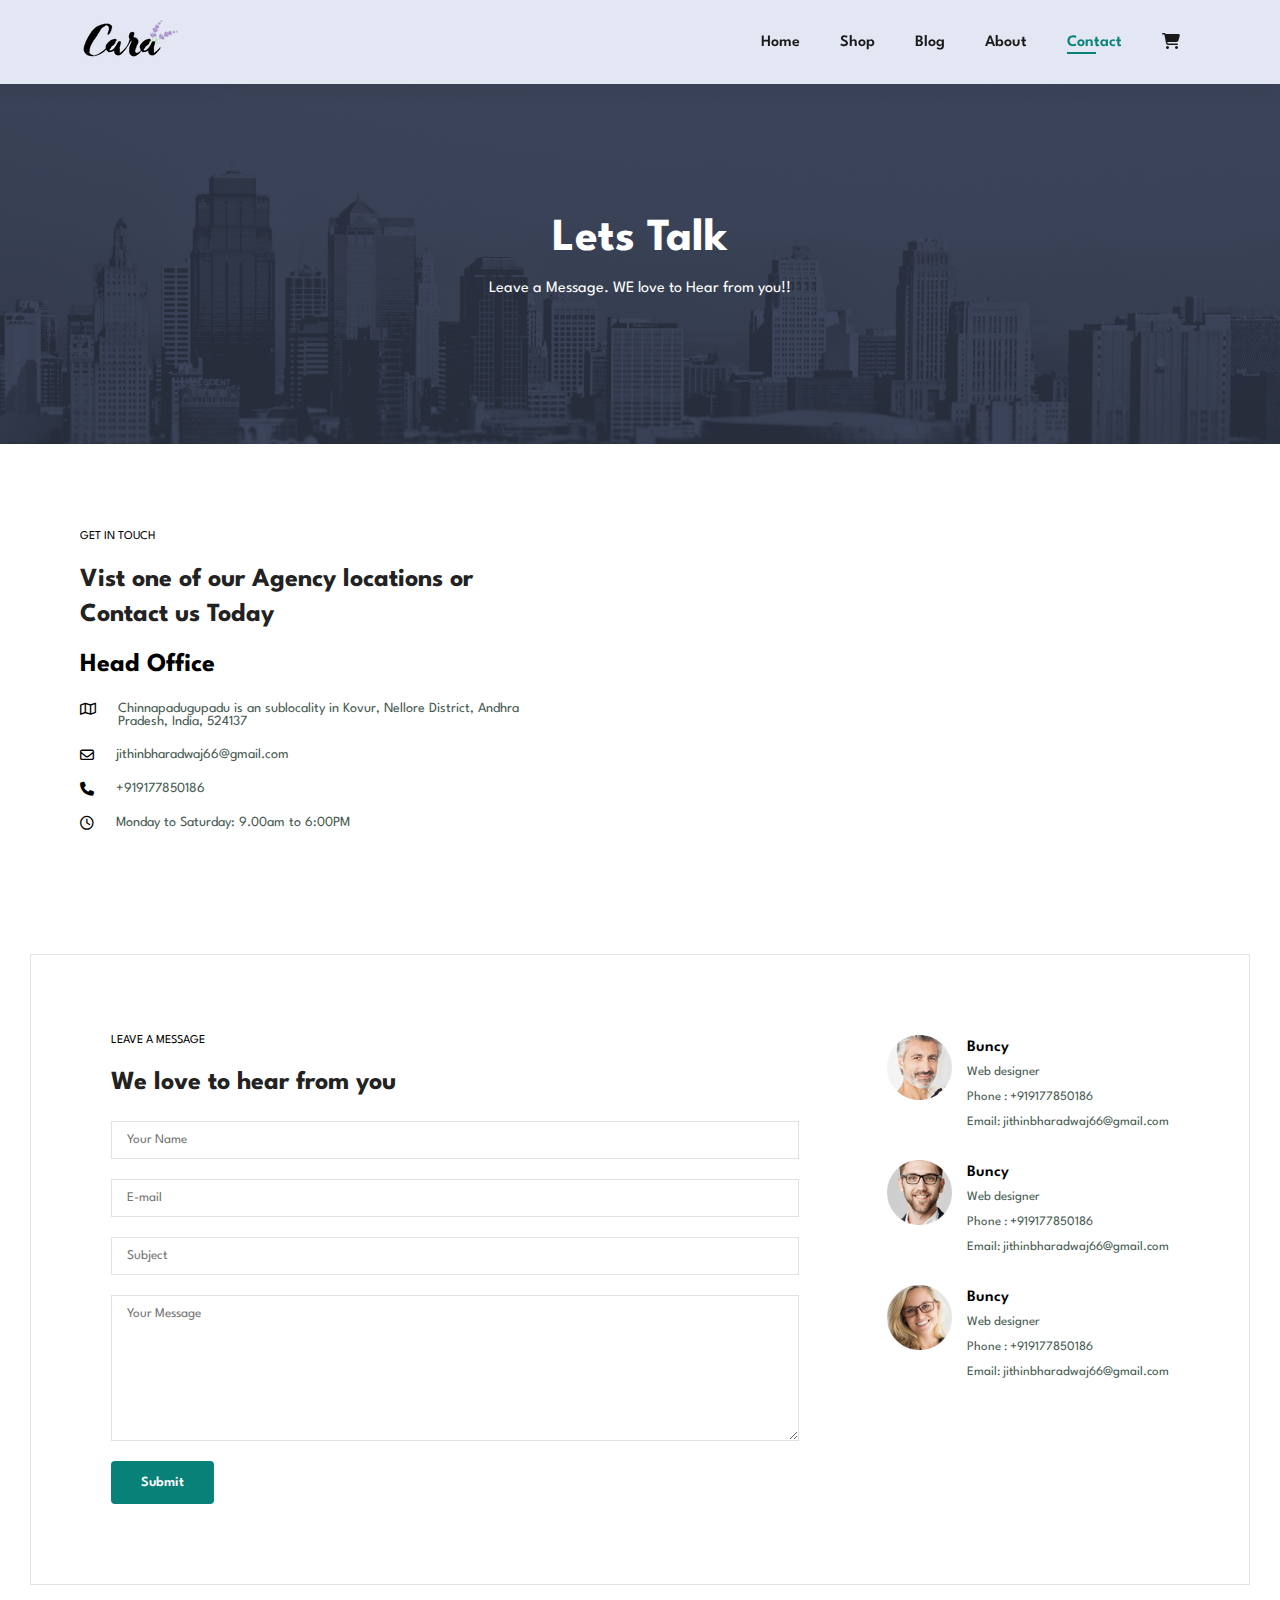
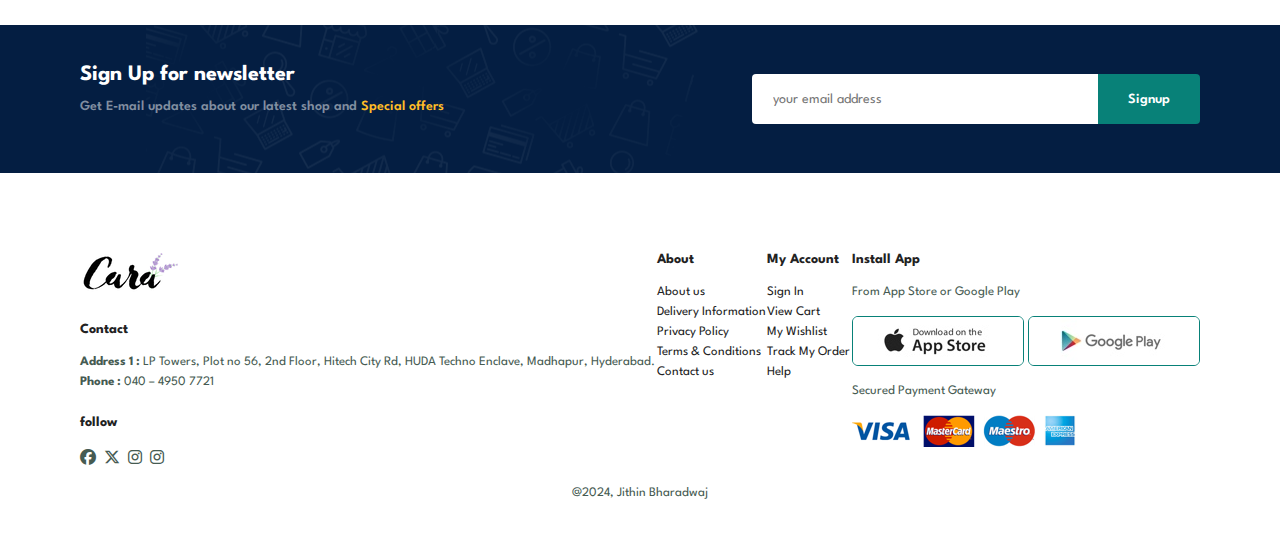
<file: contact.html>
<!DOCTYPE html>
<html lang="en">
<head>
    <meta charset="UTF-8">
    <meta name="viewport" content="width=device-width, initial-scale=1.0">
    <title>Bharadwaj Store</title>
    <link rel="stylesheet" href="CSS/style.css">
    <link rel="stylesheet" href="https://cdnjs.cloudflare.com/ajax/libs/font-awesome/6.5.1/css/all.min.css" />
</head>
<body>
    <section id="header">
        <a href="#"><img src="images/logo.png" alt=""></a>


        <div>
            <ul id="navbar">
                <li><a  href="index.html">Home</a></li>
                <li><a  href="shop.html">Shop</a></li>
                <li><a  href="blog.html">Blog</a></li>
                <li><a  href="about.html">About</a></li>
                <li><a class="active" href="contact.html">Contact</a></li>
                <li><a id="lg-bag" href="cart.html"><i class="fa-solid fa-cart-shopping"></i></a></li> 
                <a href="" id="close"><i class="fa-solid fa-xmark"></i></a>
            </ul>
        </div>
        <div id="mobile">
            <a href="HTML/cart.html"><i class="fa-solid fa-cart-shopping"></i></a>
            <i id="bar" class="fa-solid fa-bars"></i>
        </div>
    </section>

    <section id="page-header" class="about-header">
        
        <h2>Lets Talk</h2>
       
        <p>Leave a Message. WE love to Hear from you!!</p>
        
    </section>

    <section id="contact-details" class="section-p1">
        <div class="details">
            <span>GET IN TOUCH</span>
            <h2>Vist one of our Agency locations or Contact us Today</h2>
            <h3>Head Office</h3>
            <div>
                <li>
                    <i class="fa-regular fa-map"></i>
                    <p>Chinnapadugupadu is an sublocality in Kovur, Nellore District, Andhra Pradesh, India, 524137</p>
                </li>

                <li>
                    <i class="fa-regular fa-envelope"></i>
                    <p>jithinbharadwaj66@gmail.com</p>
                </li>

                <li>
                    <i class="fa-solid fa-phone"></i>
                    <p>+919177850186</p>
                </li>

                <li>
                    <i class="fa-regular fa-clock"></i>
                    <p>Monday to Saturday: 9.00am to 6:00PM</p>
                </li>
            </div>
        </div>
        <div class="map">
            <iframe src="https://www.google.com/maps/embed?pb=!1m18!1m12!1m3!1d7725.52256181586!2d79.98781025!3d14.498388900000002!2m3!1f0!2f0!3f0!3m2!1i1024!2i768!4f13.1!3m3!1m2!1s0x3a4c8c6097baeff3%3A0x1d5f980f48ce215!2sChinnapadugupadu%2C%20Kovur%2C%20Andhra%20Pradesh%20524137!5e0!3m2!1sen!2sin!4v1707293533329!5m2!1sen!2sin" width="600" height="450" style="border:0;" allowfullscreen="" loading="lazy" referrerpolicy="no-referrer-when-downgrade"></iframe>
        </div>
    </section>


    <section id="form-details">
        <form action="">
            <span>LEAVE A MESSAGE</span>
            <H2>We love to hear from you</H2>
            <input type="text" placeholder="Your Name">
            <input type="text" placeholder="E-mail">
            <input type="text" placeholder="Subject">
            <textarea name="" id="" cols="30" rows="10" placeholder="Your Message"></textarea>
            <button class="normal">Submit</button>
        </form>

        <div class="people">
            <div>
                <img src="images/people/1.png" alt="">
                <p><span>Buncy</span> Web designer <br>Phone : +919177850186 <br>Email: jithinbharadwaj66@gmail.com</p>
            </div>
            <div>
                <img src="images/people/2.png" alt="">
                <p><span>Buncy</span> Web designer <br>Phone : +919177850186 <br>Email: jithinbharadwaj66@gmail.com</p>
            </div>
            <div>
                <img src="images/people/3.png" alt="">
                <p><span>Buncy</span> Web designer <br>Phone : +919177850186 <br>Email: jithinbharadwaj66@gmail.com</p>
            </div>
        </div>
    </section>


    <section id="newsletter" class="section-p1 section-m1 ">
        <div class="newstext">
            <h4>Sign Up for newsletter</h4>
            <p>Get E-mail updates about our latest shop and <span>Special offers</span></p>
        </div>
        <div class="form">
            <input type="text" placeholder="your email address">
            <button class="normal">Signup</button>
        </div>
    </section>


    

   


   


    <footer class="section-p1">
        <div class="col">
            <img class="logo" src="images/logo.png" alt="">
            <h4>Contact</h4>
            <p><strong>Address 1 :</strong> LP Towers, Plot no 56, 2nd Floor, Hitech City Rd, HUDA Techno Enclave, Madhapur, Hyderabad.</p>
            <p><strong>Phone : </strong>040 – 4950 7721</p>
            <div class="follow">
                <h4>follow</h4>
                <div class="icon">
                 <i class="fa-brands fa-facebook"></i>
                 <i class="fa-brands fa-x-twitter"></i>
                 <i class="fa-brands fa-instagram"></i>
                 <i class="fa-brands fa-instagram"></i>
                </div>
            </div>
        </div>
        <div class="col">
            <h4>About</h4>
            <a href="#">About us</a>
            <a href="#">Delivery Information</a>
            <a href="#">Privacy Policy</a>
            <a href="#">Terms & Conditions</a>
            <a href="#">Contact us</a>

        </div>

        <div class="col">
            <h4>My Account</h4>
            <a href="#">Sign In</a>
            <a href="#">View Cart</a>
            <a href="#">My Wishlist</a>
            <a href="#">Track My Order</a>
            <a href="#">Help</a>
        </div>

        <div class="col install">
            <h4>Install App</h4>
            <p>From App Store or Google Play</p>
            <div class="row">
                <img src="images/pay/app.jpg" alt="">
                <img src="images/pay/play.jpg" alt="">
            </div>
            <p>Secured Payment Gateway</p>
            <img src="images/pay/pay.png" alt="">
        </div>

        <div class="copyright">
            <p>@2024, Jithin Bharadwaj</p>
        </div>
    </footer>











    <script src="Javascript/index.js"></script>
</body>
</html>
</file>
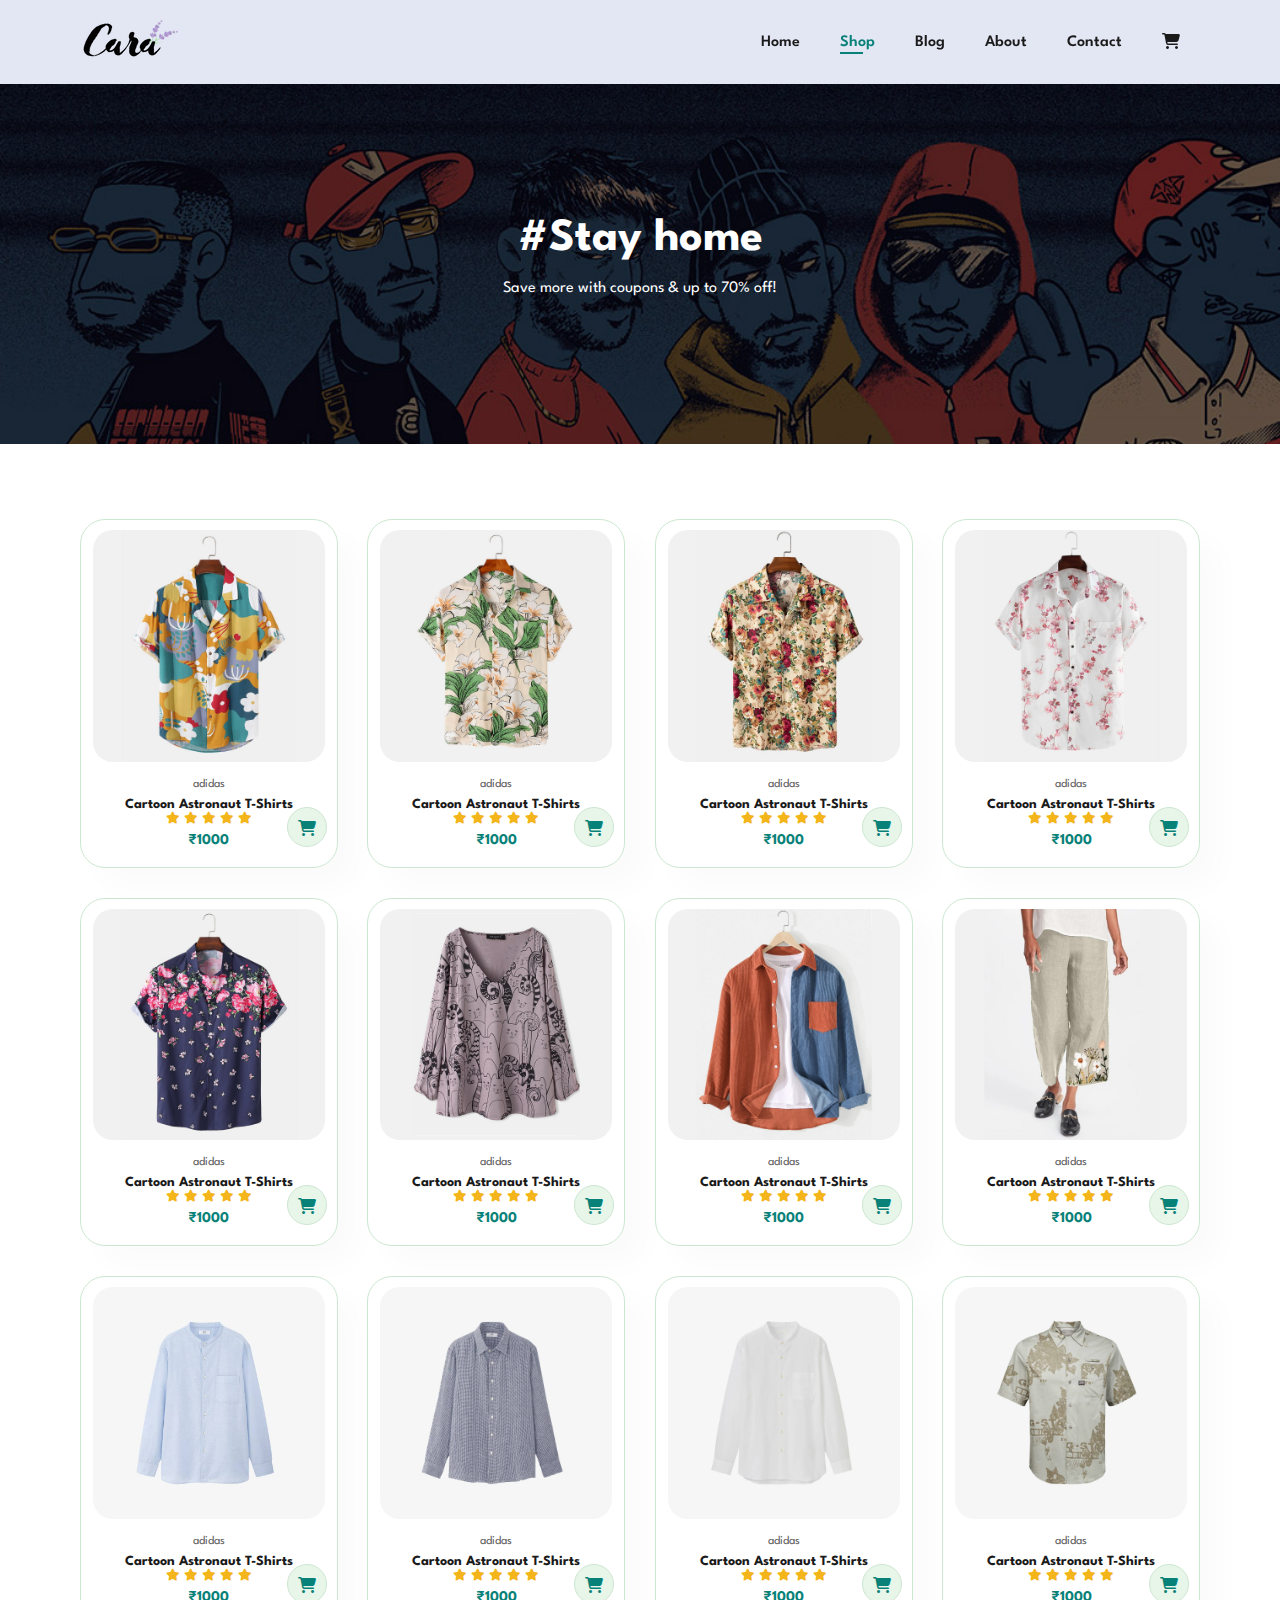
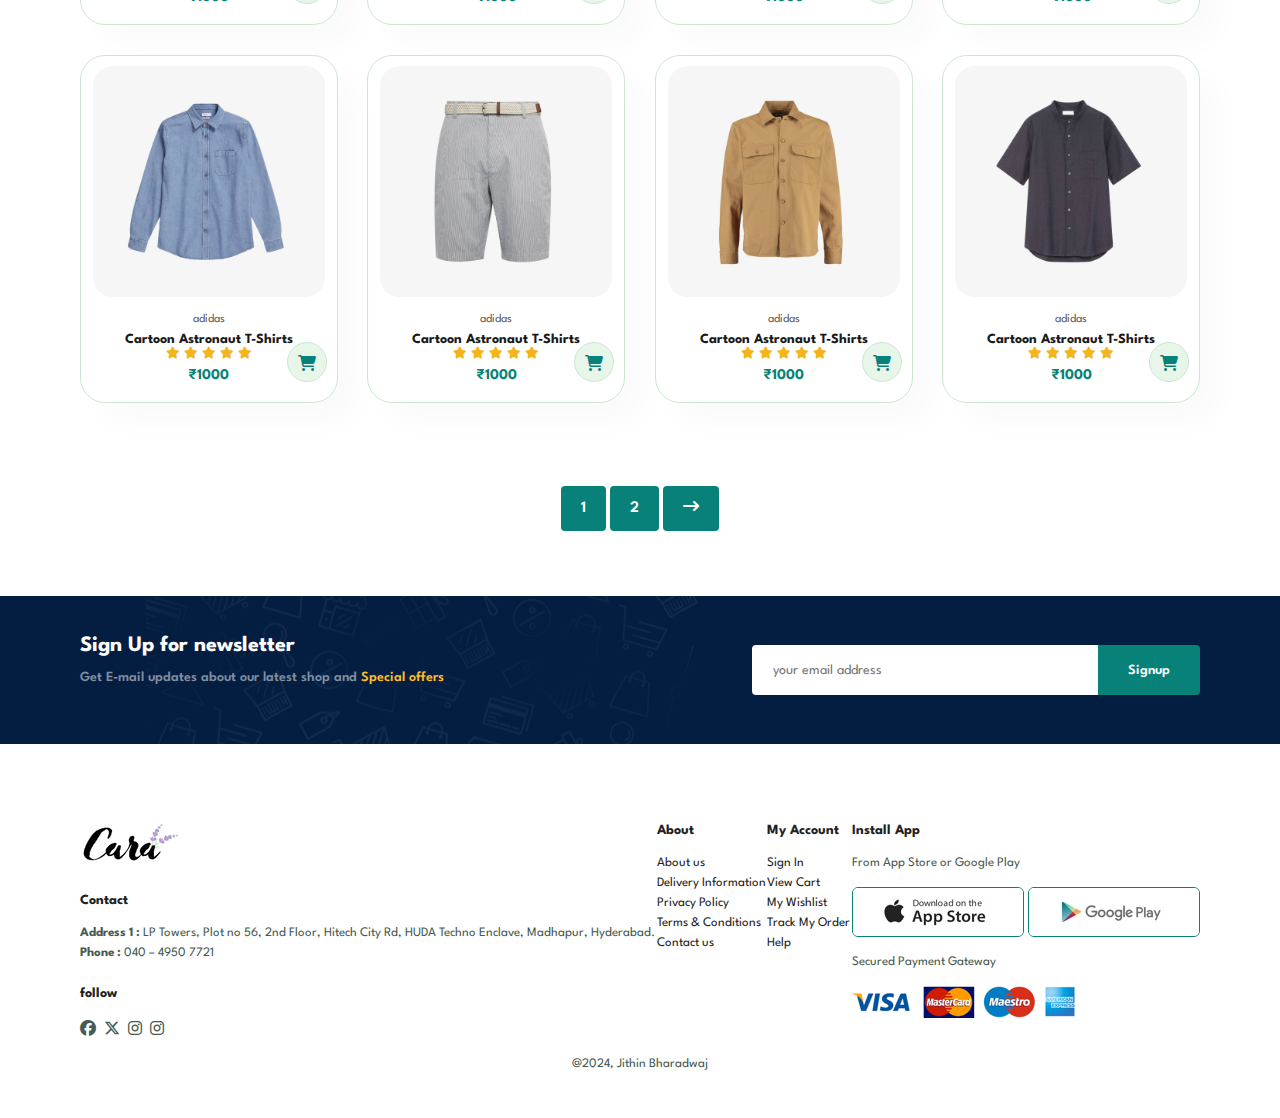
<file: shop.html>
<!DOCTYPE html>
<html lang="en">
<head>
    <meta charset="UTF-8">
    <meta name="viewport" content="width=device-width, initial-scale=1.0">
    <title>Bharadwaj Store</title>
    <link rel="stylesheet" href="CSS/style.css">
    <link rel="stylesheet" href="https://cdnjs.cloudflare.com/ajax/libs/font-awesome/6.5.1/css/all.min.css" />
</head>
<body>
    <section id="header">
        <a href="#"><img src="images/logo.png" alt=""></a>


        <div>
            <ul id="navbar">
                <li><a  href="index.html">Home</a></li>
                <li><a class="active" href="shop.html">Shop</a></li>
                <li><a href="blog.html">Blog</a></li>
                <li><a href="about.html">About</a></li>
                <li><a href="contact.html">Contact</a></li>
                <li><a id="lg-bag" href="cart.html"><i class="fa-solid fa-cart-shopping"></i></a></li> 
                <a href="#" id="close"><i class="fa-solid fa-xmark"></i></a>
            </ul>
        </div>
        <div id="mobile">
            <a href="cart.html"><i class="fa-solid fa-cart-shopping"></i></a>
            <i id="bar" class="fa-solid fa-bars"></i>
        </div>
    </section>

    <section id="page-header">
        
        <h2>#Stay home</h2>
       
        <p>Save more with coupons & up to 70% off!</p>
        
    </section>

    

    <section id="product1" class="section-p1">
        
        <div class="pro-container">
            <div class="pro" onclick="window.location.href='sproduct.html';">
                <img src="images/products/f1.jpg" alt="">
                <div class="des">
                    <span>adidas</span>
                    <h5>Cartoon Astronaut T-Shirts</h5>
                    <div class="star">
                        <i class="fa-solid fa-star"></i>
                        <i class="fa-solid fa-star"></i>
                        <i class="fa-solid fa-star"></i>
                        <i class="fa-solid fa-star"></i>
                        <i class="fa-solid fa-star"></i>
                    </div>
                    <h4>₹1000</h4>
                </div>
                <a href="#"><i class="fa-solid fa-cart-shopping remo"></i></a>
            </div>

            <div class="pro">
                <img src="images/products/f2.jpg" alt="">
                <div class="des">
                    <span>adidas</span>
                    <h5>Cartoon Astronaut T-Shirts</h5>
                    <div class="star">
                        <i class="fa-solid fa-star"></i>
                        <i class="fa-solid fa-star"></i>
                        <i class="fa-solid fa-star"></i>
                        <i class="fa-solid fa-star"></i>
                        <i class="fa-solid fa-star"></i>
                    </div>
                    <h4>₹1000</h4>
                </div>
                <a href="#"><i class="fa-solid fa-cart-shopping remo"></i></a>
            </div>

            <div class="pro">
                <img src="images/products/f3.jpg" alt="">
                <div class="des">
                    <span>adidas</span>
                    <h5>Cartoon Astronaut T-Shirts</h5>
                    <div class="star">
                        <i class="fa-solid fa-star"></i>
                        <i class="fa-solid fa-star"></i>
                        <i class="fa-solid fa-star"></i>
                        <i class="fa-solid fa-star"></i>
                        <i class="fa-solid fa-star"></i>
                    </div>
                    <h4>₹1000</h4>
                </div>
                <a href="#"><i class="fa-solid fa-cart-shopping remo"></i></a>
            </div>

            <div class="pro">
                <img src="images/products/f4.jpg" alt="">
                <div class="des">
                    <span>adidas</span>
                    <h5>Cartoon Astronaut T-Shirts</h5>
                    <div class="star">
                        <i class="fa-solid fa-star"></i>
                        <i class="fa-solid fa-star"></i>
                        <i class="fa-solid fa-star"></i>
                        <i class="fa-solid fa-star"></i>
                        <i class="fa-solid fa-star"></i>
                    </div>
                    <h4>₹1000</h4>
                </div>
                <a href="#"><i class="fa-solid fa-cart-shopping remo"></i></a>
            </div>

            <div class="pro">
                <img src="images/products/f5.jpg" alt="">
                <div class="des">
                    <span>adidas</span>
                    <h5>Cartoon Astronaut T-Shirts</h5>
                    <div class="star">
                        <i class="fa-solid fa-star"></i>
                        <i class="fa-solid fa-star"></i>
                        <i class="fa-solid fa-star"></i>
                        <i class="fa-solid fa-star"></i>
                        <i class="fa-solid fa-star"></i>
                    </div>
                    <h4>₹1000</h4>
                </div>
                <a href="#"><i class="fa-solid fa-cart-shopping remo"></i></a>
            </div>

            <div class="pro">
                <img src="images/products/f8.jpg" alt="">
                <div class="des">
                    <span>adidas</span>
                    <h5>Cartoon Astronaut T-Shirts</h5>
                    <div class="star">
                        <i class="fa-solid fa-star"></i>
                        <i class="fa-solid fa-star"></i>
                        <i class="fa-solid fa-star"></i>
                        <i class="fa-solid fa-star"></i>
                        <i class="fa-solid fa-star"></i>
                    </div>
                    <h4>₹1000</h4>
                </div>
                <a href="#"><i class="fa-solid fa-cart-shopping remo"></i></a>
            </div>

            <div class="pro">
                <img src="images/products/f6.jpg" alt="">
                <div class="des">
                    <span>adidas</span>
                    <h5>Cartoon Astronaut T-Shirts</h5>
                    <div class="star">
                        <i class="fa-solid fa-star"></i>
                        <i class="fa-solid fa-star"></i>
                        <i class="fa-solid fa-star"></i>
                        <i class="fa-solid fa-star"></i>
                        <i class="fa-solid fa-star"></i>
                    </div>
                    <h4>₹1000</h4>
                </div>
                <a href="#"><i class="fa-solid fa-cart-shopping remo"></i></a>
            </div>

            <div class="pro">
                <img src="images/products/f7.jpg" alt="">
                <div class="des">
                    <span>adidas</span>
                    <h5>Cartoon Astronaut T-Shirts</h5>
                    <div class="star">
                        <i class="fa-solid fa-star"></i>
                        <i class="fa-solid fa-star"></i>
                        <i class="fa-solid fa-star"></i>
                        <i class="fa-solid fa-star"></i>
                        <i class="fa-solid fa-star"></i>
                    </div>
                    <h4>₹1000</h4>
                </div>
                <a href="#"><i class="fa-solid fa-cart-shopping remo"></i></a>
            </div>
       
            <div class="pro">
                <img src="images/products/n1.jpg" alt="">
                <div class="des">
                    <span>adidas</span>
                    <h5>Cartoon Astronaut T-Shirts</h5>
                    <div class="star">
                        <i class="fa-solid fa-star"></i>
                        <i class="fa-solid fa-star"></i>
                        <i class="fa-solid fa-star"></i>
                        <i class="fa-solid fa-star"></i>
                        <i class="fa-solid fa-star"></i>
                    </div>
                    <h4>₹1000</h4>
                </div>
                <a href="#"><i class="fa-solid fa-cart-shopping remo"></i></a>
            </div>

            <div class="pro">
                <img src="images/products/n2.jpg" alt="">
                <div class="des">
                    <span>adidas</span>
                    <h5>Cartoon Astronaut T-Shirts</h5>
                    <div class="star">
                        <i class="fa-solid fa-star"></i>
                        <i class="fa-solid fa-star"></i>
                        <i class="fa-solid fa-star"></i>
                        <i class="fa-solid fa-star"></i>
                        <i class="fa-solid fa-star"></i>
                    </div>
                    <h4>₹1000</h4>
                </div>
                <a href="#"><i class="fa-solid fa-cart-shopping remo"></i></a>
            </div>

            <div class="pro">
                <img src="images/products/n3.jpg" alt="">
                <div class="des">
                    <span>adidas</span>
                    <h5>Cartoon Astronaut T-Shirts</h5>
                    <div class="star">
                        <i class="fa-solid fa-star"></i>
                        <i class="fa-solid fa-star"></i>
                        <i class="fa-solid fa-star"></i>
                        <i class="fa-solid fa-star"></i>
                        <i class="fa-solid fa-star"></i>
                    </div>
                    <h4>₹1000</h4>
                </div>
                <a href="#"><i class="fa-solid fa-cart-shopping remo"></i></a>
            </div>

            <div class="pro">
                <img src="images/products/n4.jpg" alt="">
                <div class="des">
                    <span>adidas</span>
                    <h5>Cartoon Astronaut T-Shirts</h5>
                    <div class="star">
                        <i class="fa-solid fa-star"></i>
                        <i class="fa-solid fa-star"></i>
                        <i class="fa-solid fa-star"></i>
                        <i class="fa-solid fa-star"></i>
                        <i class="fa-solid fa-star"></i>
                    </div>
                    <h4>₹1000</h4>
                </div>
                <a href="#"><i class="fa-solid fa-cart-shopping remo"></i></a>
            </div>

            <div class="pro">
                <img src="images/products/n5.jpg" alt="">
                <div class="des">
                    <span>adidas</span>
                    <h5>Cartoon Astronaut T-Shirts</h5>
                    <div class="star">
                        <i class="fa-solid fa-star"></i>
                        <i class="fa-solid fa-star"></i>
                        <i class="fa-solid fa-star"></i>
                        <i class="fa-solid fa-star"></i>
                        <i class="fa-solid fa-star"></i>
                    </div>
                    <h4>₹1000</h4>
                </div>
                <a href="#"><i class="fa-solid fa-cart-shopping remo"></i></a>
            </div>

            <div class="pro">
                <img src="images/products/n6.jpg" alt="">
                <div class="des">
                    <span>adidas</span>
                    <h5>Cartoon Astronaut T-Shirts</h5>
                    <div class="star">
                        <i class="fa-solid fa-star"></i>
                        <i class="fa-solid fa-star"></i>
                        <i class="fa-solid fa-star"></i>
                        <i class="fa-solid fa-star"></i>
                        <i class="fa-solid fa-star"></i>
                    </div>
                    <h4>₹1000</h4>
                </div>
                <a href="#"><i class="fa-solid fa-cart-shopping remo"></i></a>
            </div>

            <div class="pro">
                <img src="images/products/n7.jpg" alt="">
                <div class="des">
                    <span>adidas</span>
                    <h5>Cartoon Astronaut T-Shirts</h5>
                    <div class="star">
                        <i class="fa-solid fa-star"></i>
                        <i class="fa-solid fa-star"></i>
                        <i class="fa-solid fa-star"></i>
                        <i class="fa-solid fa-star"></i>
                        <i class="fa-solid fa-star"></i>
                    </div>
                    <h4>₹1000</h4>
                </div>
                <a href="#"><i class="fa-solid fa-cart-shopping remo"></i></a>
            </div>

            <div class="pro">
                <img src="images/products/n8.jpg" alt="">
                <div class="des">
                    <span>adidas</span>
                    <h5>Cartoon Astronaut T-Shirts</h5>
                    <div class="star">
                        <i class="fa-solid fa-star"></i>
                        <i class="fa-solid fa-star"></i>
                        <i class="fa-solid fa-star"></i>
                        <i class="fa-solid fa-star"></i>
                        <i class="fa-solid fa-star"></i>
                    </div>
                    <h4>₹1000</h4>
                </div>
                <a href="#"><i class="fa-solid fa-cart-shopping remo"></i></a>
            </div>
        </div>
        
    </section>

    <section id="pagination" class="section-p1">
        <a href="#">1</a>
        <a href="#">2</a>
        <a href="#"><i class="fa-solid fa-arrow-right-long"></i></a>

    </section>



    <section id="newsletter" class="section-p1 section-m1 ">
        <div class="newstext">
            <h4>Sign Up for newsletter</h4>
            <p>Get E-mail updates about our latest shop and <span>Special offers</span></p>
        </div>
        <div class="form">
            <input type="text" placeholder="your email address">
            <button class="normal">Signup</button>
        </div>
    </section>


    <footer class="section-p1">
        <div class="col">
            <img class="logo" src="images/logo.png" alt="">
            <h4>Contact</h4>
            <p><strong>Address 1 :</strong> LP Towers, Plot no 56, 2nd Floor, Hitech City Rd, HUDA Techno Enclave, Madhapur, Hyderabad.</p>
            <p><strong>Phone : </strong>040 – 4950 7721</p>
            <div class="follow">
                <h4>follow</h4>
                <div class="icon">
                 <i class="fa-brands fa-facebook"></i>
                 <i class="fa-brands fa-x-twitter"></i>
                 <i class="fa-brands fa-instagram"></i>
                 <i class="fa-brands fa-instagram"></i>
                </div>
            </div>
        </div>
        <div class="col">
            <h4>About</h4>
            <a href="#">About us</a>
            <a href="#">Delivery Information</a>
            <a href="#">Privacy Policy</a>
            <a href="#">Terms & Conditions</a>
            <a href="#">Contact us</a>

        </div>

        <div class="col">
            <h4>My Account</h4>
            <a href="#">Sign In</a>
            <a href="#">View Cart</a>
            <a href="#">My Wishlist</a>
            <a href="#">Track My Order</a>
            <a href="#">Help</a>
        </div>

        <div class="col install">
            <h4>Install App</h4>
            <p>From App Store or Google Play</p>
            <div class="row">
                <img src="images/pay/app.jpg" alt="">
                <img src="images/pay/play.jpg" alt="">
            </div>
            <p>Secured Payment Gateway</p>
            <img src="images/pay/pay.png" alt="">
        </div>

        <div class="copyright">
            <p>@2024, Jithin Bharadwaj</p>
        </div>
    </footer>











    <script src="Javascript/index.js"></script>
</body>
</html>
</file>
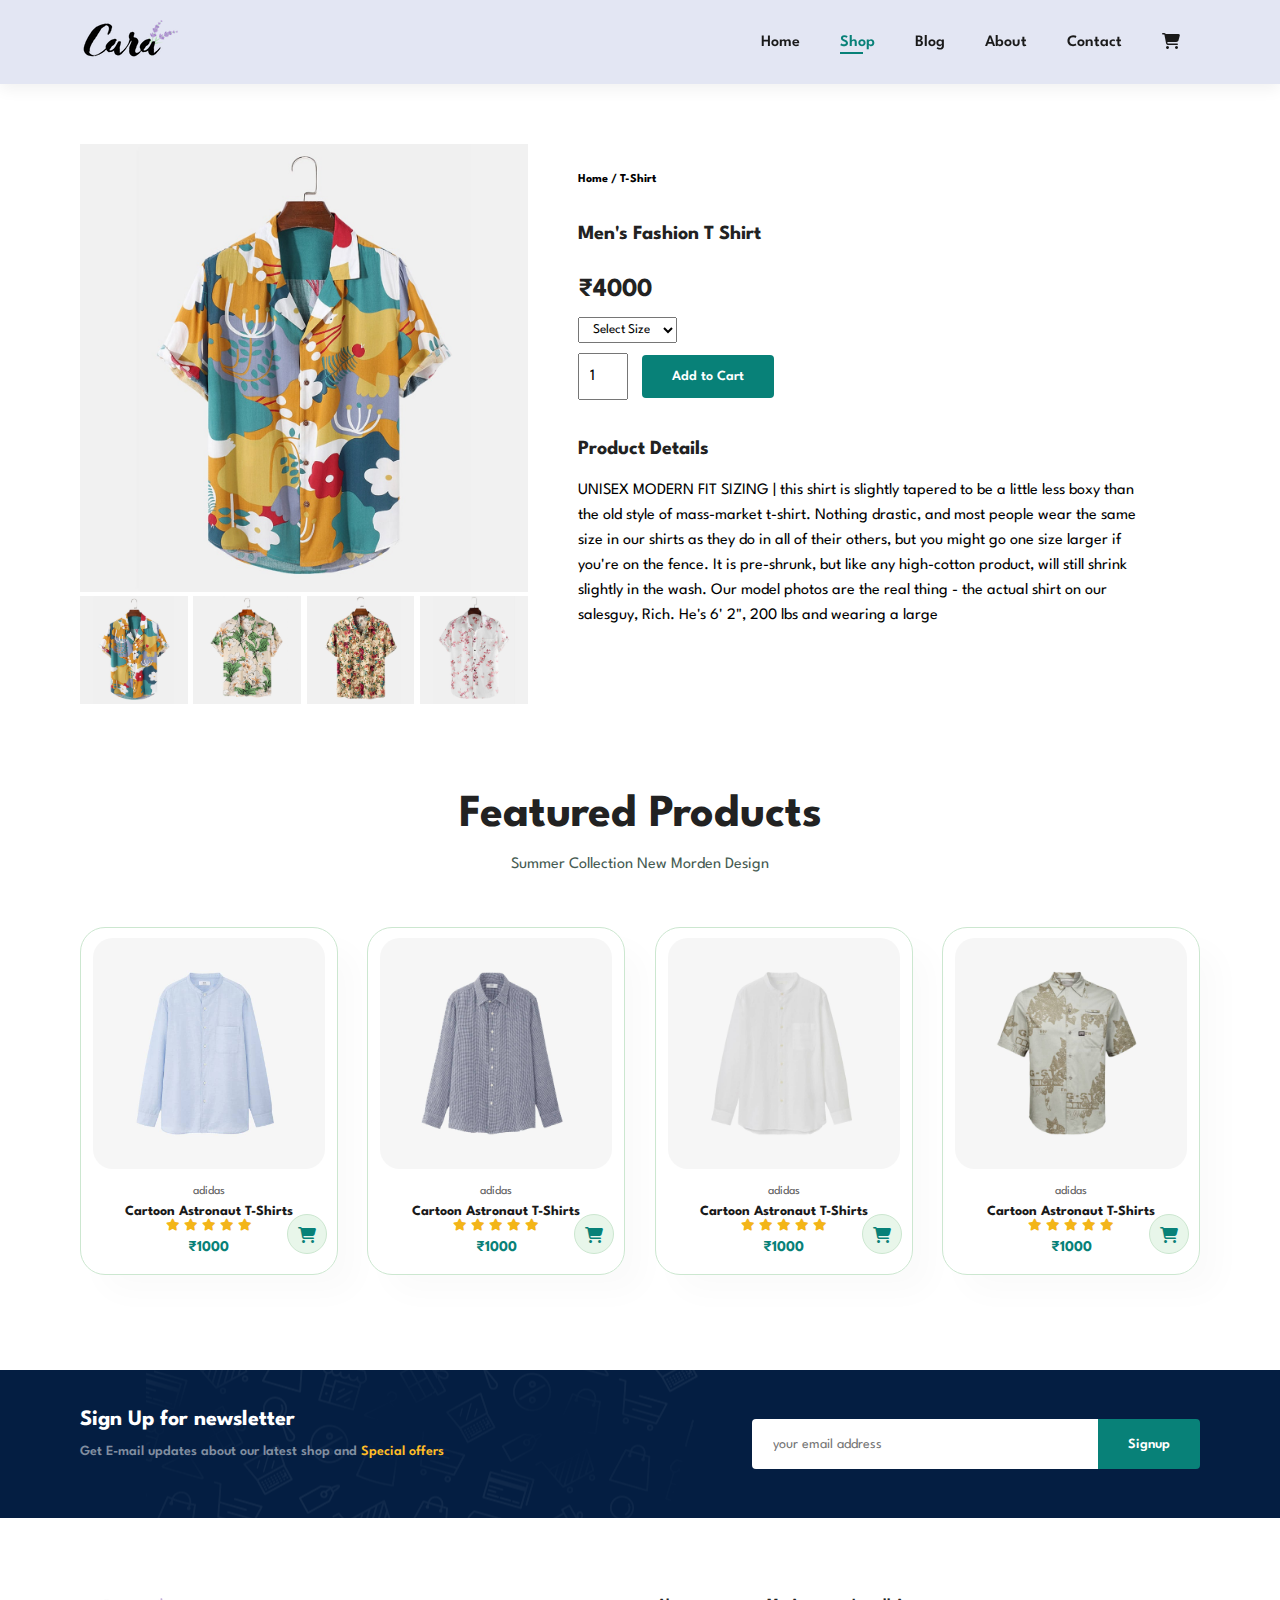
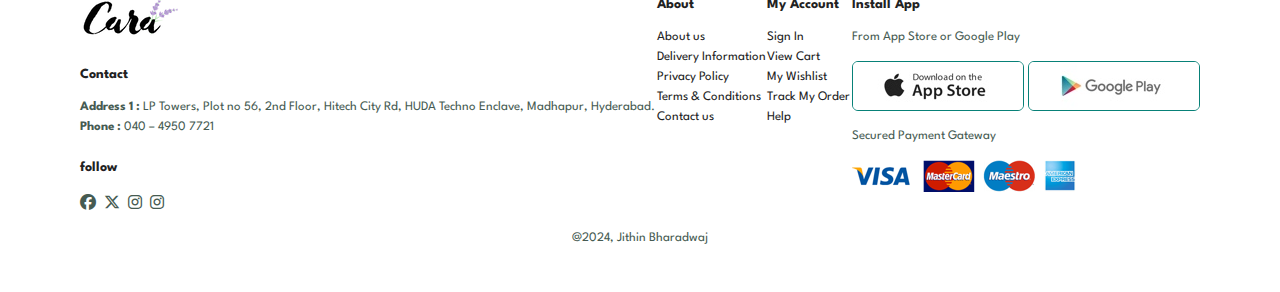
<file: sproduct.html>
<!DOCTYPE html>
<html lang="en">
<head>
    <meta charset="UTF-8">
    <meta name="viewport" content="width=device-width, initial-scale=1.0">
    <title>Bharadwaj Store</title>
    <link rel="stylesheet" href="CSS/style.css">
    <link rel="stylesheet" href="https://cdnjs.cloudflare.com/ajax/libs/font-awesome/6.5.1/css/all.min.css" />
</head>
<body>
    <section id="header">
        <a href="#"><img src="images/logo.png" alt=""></a>


        <div>
            <ul id="navbar">
                <li><a  href="index.html">Home</a></li>
                <li><a class="active" href="shop.html">Shop</a></li>
                <li><a href="blog.html">Blog</a></li>
                <li><a href="about.html">About</a></li>
                <li><a href="contact.html">Contact</a></li>
                <li><a id="lg-bag" href="cart.html"><i class="fa-solid fa-cart-shopping"></i></a></li> 
                <a href="#" id="close"><i class="fa-solid fa-xmark"></i></a>
            </ul>
        </div>
        <div id="mobile">
            <a href="HTML/cart.html"><i class="fa-solid fa-cart-shopping"></i></a>
            <i id="bar" class="fa-solid fa-bars"></i>
        </div>
    </section>

    <section id="prodetails" class="section-p1">
        <div class="single-pro-image">
            <img src="images/products/f1.jpg" width="100%" id="MainImg" alt="">
            <div class="small-img-group">
                <div class="small-img-col">
                    <img src="images/products/f1.jpg" width="100%" class="small-img" alt="">
                </div>
                <div class="small-img-col">
                    <img src="images/products/f2.jpg" width="100%" class="small-img" alt="">
                </div>
                <div class="small-img-col">
                    <img src="images/products/f3.jpg" width="100%" class="small-img" alt="">
                </div>
                <div class="small-img-col">
                    <img src="images/products/f4.jpg" width="100%" class="small-img" alt="">
                </div>
            </div>
        </div>
    <div class="single-pro-details">
        <h6>Home / T-Shirt</h6>
        <h4>Men's Fashion T Shirt</h4>
        <h2>₹4000</h2>
        <select>
            <option>Select Size</option>
            <option>XL</option>
            <option>XXL</option>
            <option>Small</option>
            <option>Large</option>
        </select>
        <input type="number" value="1">
        <button class="normal">Add to Cart</button>
        <h4>Product Details</h4>
        <span>UNISEX MODERN FIT SIZING | this shirt is slightly tapered to be a little less boxy than the old style of mass-market t-shirt. Nothing drastic, and most people wear the same size in our shirts as they do in all of their others, but you might go one size larger if you're on the fence. It is pre-shrunk, but like any high-cotton product, will still shrink slightly in the wash. Our model photos are the real thing - the actual shirt on our salesguy, Rich. He's 6' 2", 200 lbs and wearing a large</span>
    </div>
    </section>

    <section id="product1" class="section-p1">
        <h2>Featured Products</h2>
        <p>Summer Collection New Morden Design</p>
        <div class="pro-container">
            <div class="pro">
                <img src="images/products/n1.jpg" alt="">
                <div class="des">
                    <span>adidas</span>
                    <h5>Cartoon Astronaut T-Shirts</h5>
                    <div class="star">
                        <i class="fa-solid fa-star"></i>
                        <i class="fa-solid fa-star"></i>
                        <i class="fa-solid fa-star"></i>
                        <i class="fa-solid fa-star"></i>
                        <i class="fa-solid fa-star"></i>
                    </div>
                    <h4>₹1000</h4>
                </div>
                <a href="#"><i class="fa-solid fa-cart-shopping remo"></i></a>
            </div>

            <div class="pro">
                <img src="images/products/n2.jpg" alt="">
                <div class="des">
                    <span>adidas</span>
                    <h5>Cartoon Astronaut T-Shirts</h5>
                    <div class="star">
                        <i class="fa-solid fa-star"></i>
                        <i class="fa-solid fa-star"></i>
                        <i class="fa-solid fa-star"></i>
                        <i class="fa-solid fa-star"></i>
                        <i class="fa-solid fa-star"></i>
                    </div>
                    <h4>₹1000</h4>
                </div>
                <a href="#"><i class="fa-solid fa-cart-shopping remo"></i></a>
            </div>

            <div class="pro">
                <img src="images/products/n3.jpg" alt="">
                <div class="des">
                    <span>adidas</span>
                    <h5>Cartoon Astronaut T-Shirts</h5>
                    <div class="star">
                        <i class="fa-solid fa-star"></i>
                        <i class="fa-solid fa-star"></i>
                        <i class="fa-solid fa-star"></i>
                        <i class="fa-solid fa-star"></i>
                        <i class="fa-solid fa-star"></i>
                    </div>
                    <h4>₹1000</h4>
                </div>
                <a href="#"><i class="fa-solid fa-cart-shopping remo"></i></a>
            </div>

            <div class="pro">
                <img src="images/products/n4.jpg" alt="">
                <div class="des">
                    <span>adidas</span>
                    <h5>Cartoon Astronaut T-Shirts</h5>
                    <div class="star">
                        <i class="fa-solid fa-star"></i>
                        <i class="fa-solid fa-star"></i>
                        <i class="fa-solid fa-star"></i>
                        <i class="fa-solid fa-star"></i>
                        <i class="fa-solid fa-star"></i>
                    </div>
                    <h4>₹1000</h4>
                </div>
                <a href="#"><i class="fa-solid fa-cart-shopping remo"></i></a>
            </div>
        
    </section>
    


    <section id="newsletter" class="section-p1 section-m1 ">
        <div class="newstext">
            <h4>Sign Up for newsletter</h4>
            <p>Get E-mail updates about our latest shop and <span>Special offers</span></p>
        </div>
        <div class="form">
            <input type="text" placeholder="your email address">
            <button class="normal">Signup</button>
        </div>
    </section>


    <footer class="section-p1">
        <div class="col">
            <img class="logo" src="images/logo.png" alt="">
            <h4>Contact</h4>
            <p><strong>Address 1 :</strong> LP Towers, Plot no 56, 2nd Floor, Hitech City Rd, HUDA Techno Enclave, Madhapur, Hyderabad.</p>
            <p><strong>Phone : </strong>040 – 4950 7721</p>
            <div class="follow">
                <h4>follow</h4>
                <div class="icon">
                 <i class="fa-brands fa-facebook"></i>
                 <i class="fa-brands fa-x-twitter"></i>
                 <i class="fa-brands fa-instagram"></i>
                 <i class="fa-brands fa-instagram"></i>
                </div>
            </div>
        </div>
        <div class="col">
            <h4>About</h4>
            <a href="#">About us</a>
            <a href="#">Delivery Information</a>
            <a href="#">Privacy Policy</a>
            <a href="#">Terms & Conditions</a>
            <a href="#">Contact us</a>

        </div>

        <div class="col">
            <h4>My Account</h4>
            <a href="#">Sign In</a>
            <a href="#">View Cart</a>
            <a href="#">My Wishlist</a>
            <a href="#">Track My Order</a>
            <a href="#">Help</a>
        </div>

        <div class="col install">
            <h4>Install App</h4>
            <p>From App Store or Google Play</p>
            <div class="row">
                <img src="images/pay/app.jpg" alt="">
                <img src="images/pay/play.jpg" alt="">
            </div>
            <p>Secured Payment Gateway</p>
            <img src="images/pay/pay.png" alt="">
        </div>

        <div class="copyright">
            <p>@2024, Jithin Bharadwaj</p>
        </div>
    </footer>

    <script>
        var MainImg = document.getElementById("MainImg");
        var smallimg = document.getElementsByClassName("small-img");

        smallimg[0].onclick = function() {
            MainImg.src = smallimg[0].src
        };
        smallimg[1].onclick = function() {
            MainImg.src = smallimg[1].src
        };
        smallimg[2].onclick = function() {
            MainImg.src = smallimg[2].src
        };
        smallimg[3].onclick = function() {
            MainImg.src = smallimg[3].src
        };
    </script>











    <script src="Javascript/index.js"></script>
</body>
</html>
</file>
<file: CSS/style.css>
@import url("https://fonts.googleapis.com/css2?family=Spartan:wght@100;200;300;400;500;600;700;800;900&display=swap");
* {
  margin: 0;
  padding: 0;
  box-sizing: border-box;
  font-family: "Spartan", sans-serif;
}

html {
  scroll-behavior: smooth;
}

/* Global Styles */

h1 {
  font-size: 50px;
  line-height: 64px;
  color: #222;
}

h2 {
  font-size: 46px;
  line-height: 54px;
  color: #222;
}

h4 {
  font-size: 20px;
  color: #222;
}

h6 {
  font-weight: 700;
  font-size: 12px;
}

p {
  font-size: 16px;
  color: #465b52;
  margin: 15px 0 20px 0;
}

.section-p1 {
  padding: 40px 80px;
}

.section-m1 {
  margin: 40px 0;
}
button.normal{
    font-size: 14px;
    font-weight: 600;
    padding: 15px 30px;
    color: #000;
    background-color: #fff;
    border-radius: 4px;
    cursor: pointer;
    border: none;
    outline: none;
    transition: 0.2;
}

button.white{
    font-size: 13px;
    font-weight: 600;
    padding: 11px 38px;
    color: #fff;
    background-color: transparent;
    cursor: pointer;
    border: 1px solid #fff;
    outline: none;
    transition: 0.2;
}

body {
  width: 100%;
}


#header{
    display: flex;
    align-items: center;
    justify-content: space-between;
    padding: 20px 80px;
    background: #e3e6f3;
    box-shadow: 0 5px 15px rgba(0, 0, 0, 0.06);
    z-index: 999;
    position: sticky;
    top: 0;
    left: 0;
}
#navbar{
    display: flex;
    align-items: center;
    justify-content: center;
}
#navbar li{
    list-style-type: none;
    padding: 0 20px;
    position: relative;
}
#navbar li a{
    text-decoration: none;
    font-size: 16px;
    font-weight: 600;
    color: #1a1a1a;
    transition: 0.3s ease;
}
#navbar li a:hover,
#navbar li a.active{
    color: #088178;
}

#navbar li a.active::after,
#navbar li a:hover::after{
    content: "";
    width: 30%;
    height: 2px;
    background: #088178;
    position: absolute;
    bottom: -4px;
    left: 20px;
}
#mobile{
    display: none;
    align-items: center;
}
#close{
    display: none;
}
#hero{
    background-image: url("../images/hero4.png");
    height: 90vh;
    width: 100%;
    background-size: cover;
    background-position: top 25% right 0;
    padding: 0 80px;
    display: flex;
    flex-direction: column;
    align-items: flex-start;
    justify-content: center;
}

#hero h4{
    padding-bottom: 15px;
}
#hero h1{
   color: #088178;
}

#hero button{
    background-image: url("../images/button.png");
    background-color: transparent;
    color: #088178;
    border: 0;
    padding: 14px 80px 14px 65px;
    background-repeat: no-repeat;
    cursor: pointer;
    font-weight: 700;
    font-size: 15px;
}
#feature{
    display: flex;
    align-items: center;
    justify-content: space-between;
    flex-wrap: wrap;
}

#feature .fe-box{
    width: 180px;
    text-align: center;
    padding: 25px 15px;
    box-shadow: 20px 20px 34px rgba(0, 0, 0, 0.03);
    border: 1px solid #cce7d0;
    border-radius: 4px;
    margin: 15px 0;
}

#feature .fe-box:hover {
    box-shadow: 10px 10px 54px rgba(0, 0, 0, 0.01);
}
#feature .fe-box img{
    width: 100%;
    margin-bottom: 10px;
}
#feature .fe-box h6{
    display: inline-block;
    padding: 9px 8px 6px 8px;
    line-height: 1;
    border-radius: 4px;
    color: #088178;
    background-color: #fddde4;
}
#feature .fe-box:nth-child(2) h6{
    background-color: #cdebbc;
}
#feature .fe-box:nth-child(3) h6{
    background-color: #d1e8f2;
}
#feature .fe-box:nth-child(4) h6{
    background-color: #cdd4f8;
}
#feature .fe-box:nth-child(5) h6{
    background-color: #f6dbf6;
}
#feature .fe-box:nth-child(6) h6{
    background-color: #fff2e5;
}
#product1 {
    text-align: center;
}
#product1 .pro-container {
    display: flex;
    justify-content: space-between;
    padding-top: 20px;
    flex-wrap: wrap;
}
#product1 .pro {
    width: 23%;
    min-width: 250px;
    padding: 10px 12px;
    border: 1px solid #cce7d0;
    border-radius: 25px;
    cursor: pointer;
    box-shadow: 20px 20px 30px rgba(0, 0, 0, 0.02);
    margin: 15px 0;
    transition: 0.2s ease;
    position: relative;
}
#product1 .pro:hover{
    box-shadow: 20px 20px 30px rgba(0, 0, 0, 0.06);
}

#product1 .pro img{
    width: 100%;
    border-radius: 20px;
}

#product1 .pro .des{
    text-align: center;
    padding: 10px 0;
}
#product1 .pro .des span{
    color: #606060;
    font-size: 12px;
}

#product1 .pro .des h5{
    padding-top: 7px;
    color: #1a1a1a;
    font-size: 14px;
}

#product1 .pro .des i{
    font-size: 12px;
    color: rgb(243, 181, 25);
}
#product1 .pro .des h4{
    padding-top: 7px;
    font-size: 15px;
    font-weight:700;
    color: #088178;
}
#product1 .pro .remo{
    width: 40px;
    height: 40px;
    line-height: 40px;
    border-radius: 50px;
    background-color: #e8f6ea;
    color: #088178;
    border: 1px solid #cce7d0;
    position: absolute;
    bottom: 20px;
    right: 10px;
}

#banner{
    display: flex;
    flex-direction: column;
    justify-content: center;
    align-items: center;
    text-align: center;
    background-image: url("../images/banner/b2.jpg");
    width: 100%;
    height: 40vh;
    background-size: cover;
    background-position: center;
}

#banner h4{
    color: #fff;
    font-size: 16px;
}
#banner h2{
    color: #fff;
    font-size: 30px;
    padding: 10px 0;
}

#banner h2 span{
    color: red;
    
}

#banner button:hover{
    background: #088178;
    color: #fff;
}
#sm-banner{
    display: flex;
    justify-content: space-between;
    flex-wrap: wrap;
}
#sm-banner .banner-box{
    display: flex;
    flex-direction: column;
    justify-content: center;
    align-items: flex-start;
    background-image: url("../images/banner/b17.jpg");
    min-width: 580px;
    height: 50vh;
    background-size: cover;
    background-position: center;
    padding: 30px;
}

#sm-banner .banner-box2{
    background-image: url("../images/banner/b10.jpg");
}

#sm-banner h4{
    color: #fff;
    font-size: 20px;
    font-weight: 300;
}
#sm-banner h2{
    color: #fff;
    font-size: 28px;
    font-weight: 800;
}
#sm-banner span{
    color: #fff;
    font-size: 14px;
    font-weight: 500;
    padding-bottom: 15px;
}
#sm-banner .banner-box:hover button{
    background: #088178;
    border: 1px solid #088178;
}

#banner3{
    display: flex;
    justify-content: space-between;
    flex-wrap: wrap;
    padding: 0 80px;
}

#banner3 .banner-box{
    display: flex;
    flex-direction: column;
    justify-content: center;
    align-items: flex-start;
    background-image: url("../images/banner/b7.jpg");
    min-width: 30%;
    height: 30vh;
    background-size: cover;
    background-position: center;
    padding: 20px;
    margin-bottom: 20px;
}
#banner3 .banner-box2{
    background-image: url("../images/banner/b4.jpg");
}
#banner3 .banner-box3{
    background-image: url("../images/banner/b18.jpg");
}
#banner3 h2{
    color: #fff;
    font-weight: 900;
    font-size: 22px;
}
#banner3 h3{
    color: red;
    font-weight: 800;
    font-size: 15px;
}

#newsletter{
    display: flex;
    justify-content: space-between;
    flex-wrap: wrap;
    align-items: center;
    background-image: url("../images/banner/b14.png");
    background-repeat: no-repeat;
    background-position: 20% 30%;
    background-color: #041e42;
}
#newsletter h4{
    font-size: 22px;
    font-weight: 700;
    color: #fff;
}
#newsletter p{
    font-size: 14px;
    font-weight: 600;
    color: #818ea0;
}
#newsletter p span{
    color: #ffbd27;
}

#newsletter .form{
    display: flex;
    width: 40%;
}

#newsletter input{
    height: 3.125rem;
    padding: 0 1.25rem;
    font-size: 14px;
    width: 100%;
    border: 1px solid transparent;
    border-radius: 4px;
    outline: none;    
    border-top-right-radius: 0;
    border-bottom-right-radius: 0;
}
#newsletter button{
    background-color: #088178;
    color: #fff;
    white-space: nowrap;
    border-top-left-radius: 0;
    border-bottom-left-radius: 0;
}
footer{
    display: flex;
    flex-wrap: wrap;
    justify-content: space-between;
}
footer .col{
    display: flex;
    flex-direction: column;
    align-items: flex-start;
    margin-bottom: 20px;
}
footer .logo{
    margin-bottom: 30px;
}
footer h4{
    font-size: 14px;
    padding-bottom: 20px;
}
footer p{
    font-size: 13px;
    margin: 0 0 8px 0;
}
footer a {
    font-size: 13px;
    text-decoration: none;
    color: #222;
    margin: 0 0 8px 0;
}

footer .follow{
    margin-top: 20px;
}
footer .follow i{
    color: #465b52;
    padding-right: 4px;
    cursor: pointer;
}

footer .install .row img{
    border: 1px solid #088178;
    border-radius: 6px;
}
footer .install img{
    margin: 10px 0 15px 0;
}
footer .follow i:hover,
footer a:hover {
    color: #088178;
}

footer .copyright{
    width: 100%;
    text-align: center;
}


#page-header{
    background-image: url("../images/banner/b1.jpg");
    width: 100%;
    height: 40vh;
    background-size: cover;
    display: flex;
    justify-content: center;
    text-align: center;
    flex-direction: column;
    padding: 14px;
}
#page-header h2,
#page-header p{
    color: #fff;
}
#pagination{
    text-align: center;
}
#pagination a{
    text-decoration: none;
    background-color: #088178;
    padding: 15px 20px;
    border-radius: 4px;
    color: #fff;
    font-weight: 600;
}
#pagination a i{
    font-size: 16px;
    font-weight: 600;
}

#prodetails{
    display: flex;
    margin-top: 20px;
}

#prodetails .single-pro-image {
    width: 40%;
    margin-right: 50px;
}
.small-img-group{
    display: flex;
    justify-content: space-between;
}
.small-img-col{
    flex-basis: 24%;
    cursor: pointer;
}
#prodetails .single-pro-details {
    width: 50%;
    padding-top: 30px;
}

#prodetails .single-pro-details h4 {
    padding: 40px 0 20px 0;
}
#prodetails .single-pro-details h2 {
    font-size: 26px;
}
#prodetails .single-pro-details select {
    display: block;
    padding: 5px 10px;
    margin-bottom: 10px;
}

#prodetails .single-pro-details input{
    width: 50px;
    height: 47px;
    padding-left: 10px;
    font-size: 16px;
    margin-right: 10px;
}
#prodetails .single-pro-details input:focus{
    outline: none;
}
#prodetails .single-pro-details button{
    background-color: #088178;
    color: #fff;
}
#prodetails .single-pro-details span{
    line-height: 25px;
}

#page-header.blog-header{
    background-image: url("../images/banner/b19.jpg");
}
#blog{
    padding: 150px 150px 0 150px ;
}
#blog .blog-box{
    display: flex;
    align-items: center;
    width: 100%;
    position: relative;
    padding-bottom: 90px;
}
#blog .blog-img{
    width: 50%;
    margin-right: 40px;
    
}
#blog img{
    width: 100%;
    height: 300px;
    object-fit: cover;
}
#blog .blog-details {
    width: 50%;
    
}
#blog .blog-details a {
    text-decoration: none;
    font-size: 11px;
    color: #000;
    font-weight: 700;
    position: relative;
    transition: 0.3s;
}
#blog .blog-details a::after {
    content: "";
    width: 50px;
    height: 1px;
    background-color: #000;
    position: absolute;
    top: 4px;
    right: -60px;
}
#blog .blog-details a:hover{
    color: #088178;
}
#blog .blog-details a:hover:after{
    background-color: #088178;
}
#blog .blog-box h1 {
    position: absolute;
    top: -40px;
    left: 0;
    font-size: 70px;
    font-weight: 700;
    color: #c9cbce;
    z-index: -9;
}
#page-header.about-header{
    background-image: url("../images/about/banner.png");
}
#about-head{
    display: flex;
    align-items: center;
}
#about-head img {
    width: 50%;
    height: auto;
}
#about-head div{
    padding-left: 40px;
}
#about-app{
    text-align: center;
}
#about-app .video{
    width: 70%;
    height: 100%;
    margin: 30px auto 0 auto;
}
#about-app .video video{
    width: 100%;
    height: 100%;
    border-radius: 20px;
}
#contact-details {
    display: flex;
    align-items: center;
    justify-content: space-between;
}
#contact-details .details {
    width: 40%;
}
#contact-details .details span,
#form-details form span {
    font-size: 12px;
}
#contact-details .details h2,
#form-details form h2{
    font-size: 26px;
    line-height: 35px;
    padding: 20px 0;
}
#contact-details .details h3{
    font-size: 26px;
   
    padding-bottom: 15px;
}
#contact-details .details li{
    list-style: none;
    display: flex;
    padding: 10px 0;
}
#contact-details .details li i{
    font-size: 14px;
    padding-right: 22px;
}

#contact-details .details li p{
    margin: 0;
    font-size: 14px;
}
#contact-details .map {
    width: 55%;
    height: 400px;
}
#contact-details .map iframe{
    width: 100%;
    height: 100%;
}

#form-details{
    display: flex;
    justify-content: space-between;
    margin: 30px;
    padding: 80px;
    border: 1px solid #e1e1e1;
}

#form-details form{
    width: 65%;
    display: flex;
    flex-direction: column;
    align-items: flex-start;
}
#form-details form input,
#form-details form textarea{
    width: 100%;
    padding: 12px 15px ;
    outline: none;
    margin-bottom: 20px;
    border: 1px solid #e1e1e1;
}
#form-details form button{
    background-color: #088178;
    color: #fff;
}

#form-details .people div{
    padding-bottom: 25px;
    display: flex;
    align-items: flex-start;

}
#form-details .people div img{
    width: 65px;
    height: 65px;
    object-fit: cover;
    margin-right: 15px;
}
#form-details .people div p{
    margin: 0;
    font-size: 13px;
    line-height: 25px;
}
#form-details .people div p span{
    display: block;
    font-size: 16px;
    font-weight: 600;
    color: #000;
}
#cart table{
    width: 100%;
    border-collapse: collapse;
    table-layout: fixed;
    white-space: nowrap;
}
#cart{
    overflow-x: auto;
}
#cart table img{
    width: 70px;
}
#cart table td:nth-child(1){
    width: 100px;
    text-align: center;
}
#cart table td:nth-child(2){
    width: 150px;
    text-align: center;
}
#cart table td:nth-child(3){
    width: 250px;
    text-align: center;
}
#cart table td:nth-child(4),
#cart table td:nth-child(5),
#cart table td:nth-child(6){
    width: 150px;
    text-align: center;
}
#cart table td:nth-child(5) input{
    width: 70px;
    padding: 10px 5px 10px 15px;
}
#cart table thead{
    border: 1px solid #e2e9e1;
    border-left: none;
    border-right: none;
}
#cart table thead td{
    font-weight: 700;
    text-transform: uppercase;
    font-size: 13px;
    padding: 18px 0;
}
#cart table tbody tr td{
    padding-top: 15px;
}
#cart table tbody  td{
    font-size: 13px;

}
#cart-add{
    display: flex;
    flex-wrap: wrap;
    justify-content: space-between;
}
 #coupon{
    width: 50%;
    margin-bottom: 30px;
}
#coupon h3,
#Subtotal h3 {
    padding-bottom: 15px;
}
#coupon input{
    padding: 10px 20px;
    outline: none;
    width: 60%;
    margin-right: 10px;
    border: 1px solid #e2e9e1;
}

#coupon button,
#Subtotal button{
    background-color: #088178;
    color: #fff;
    padding: 12px 20px;
}
#Subtotal{
    width: 50%;
    margin-bottom: 30px;
    border: 1px solid #e2e2e1; padding: 30px;
}
#Subtotal table{
    border-collapse: collapse;
    width: 100%;
    margin-bottom: 20px;
}
#Subtotal table td{
    width: 50%;
    border: 1px solid #e2e9e1;
    padding: 10px;
    font-size: 13px;
}
@media (max-width:799px) {
    .section-p1{
        padding: 40px 40px;
    }
    #navbar{
        display: flex;
        flex-direction: column;
        align-items: flex-start;
        justify-content: flex-start;
        position: fixed;
        top: 0;
        right: -300px;
        height: 100vh;
        width: 300px;
        background-color: #E3E6F3;
        box-shadow: 0 40px 60px rgba(0, 0, 0, 0.1);
        padding: 80px 0 0 10px;
        transition: 0.3s;
    }
    #navbar.active{
        right: 0px;
    }

    #navbar li{
        margin-bottom: 25px;
    }
    #mobile{
        display: flex;
        align-items: center;
    }
    #mobile i{
        color: #1a1a1a;
        font-size: 24px;
        padding-left: 20px;
    }


    #close {
        display: initial;
        position: absolute;
        top: 30px;
        left: 30px;
        color: #222;
        font-size: 24px;
    }

    #lg-bag{
        display: none;
    }

    #hero{
        height: 70vh;
        padding: 0 80px;
        background-position: top 30% right 30%;
    }
    h1{
        font-size: 22px;
    }
    h2{
        font-size: 30px;
    }
    p{
        font-size: 14px;
    }
    

    #feature {
       
        justify-content: center;
        
    }
    #feature .fe-box{
        margin: 15px 15px;
    }
    #product1 .pro-container {
        justify-content: center;
    }
    #product1 .pro{
        margin: 15px;
    }
    #banner {
        height: 20vh;
    }
    #sm-banner .banner-box{
        min-width: 100%;
        height: 30vh;
        padding: 30px;
    }
    #banner3{
        padding: 0 40px;
    }

    #banner3 .banner-box{
        width: 28%;
    }
    #newsletter .form {
        width: 40%;
    }

    #form-details{
        padding: 40px;
    }
    #form-details form{
        width: 50%;
    }
    
    
}


@media (max-width: 477px) {
    .section-p1 {
        padding: 20px;
    }
    #header {
        padding: 10px 30px;
    }
    h1{
        font-size: 22px;
    }
    h2{
        font-size: 25px;
    }
    
    #hero{
        padding: 0 20px;
        background-position: 55%;
    }
    #feature{
        justify-content: space-between;
    }
    #feature .fe-box {
        width: 155px;
        margin: 0 0 15px 0;
    }
    #product .pro {
        width: 100%;
    }
    #banner {
        height: 40vh;
    }
    #sm-banner .banner-box {
        height: 40vh;
    }
    #sm-banner .banner-box2 {
        margin-top: 20px;
    }
    #sm-banner .banner-box {
        width: 100%;
    }
    #newsletter {
        padding: 40px 20px;
    }
    #newsletter .form {
        width: 100%;
    }
    footer .copyright{
        text-align: start;
    }

    #prodetails{
        display: flex;
        flex-direction: column;
    }
    #prodetails .single-pro-image{
        width: 100%;
        margin-right: 0px;
    }
    #prodetails .single-pro-details {
        width: 100%;
    }

    #blog{
        padding: 100px 20px 0 20px;
    }

    #blog .blog-box {
        display: flex;
        flex-direction: column;
        align-items: flex-start;
    }
    #blog .blog-img {
        width: 100%;
        margin-right: 0px;
        margin-bottom: 30px;
    }
    #blog .blog-details {
        width: 100%;
    }
    #about-head {
        flex-direction: column;
    }
    #about-head img {
        width: 100%;
        margin-bottom: 20px;
    }
    #about-head div{
        padding-left: 0px;
    }
    #about-head .video{
        width: 100%;
    }

    #contact-details {
        flex-direction: column;
    }
    #contact-details .details{
        width: 100%;
        margin-bottom: 30px;
    }
    #contact-details .map{
        width: 100%;
        height: 400px;
    }
    #form-details {
        
        margin: 10px;
        padding: 30px 10px; 
        flex-wrap: wrap;
    }
    #form-details form{
        width: 100%;
        margin-bottom: 30px;
    }
    #cart-add{
        flex-direction: column;
    }
    #coupon {
        width: 100%;
    }
    #Subtotal {
        width: 100%;
        padding: 20px;
    }



    
}
</file>
